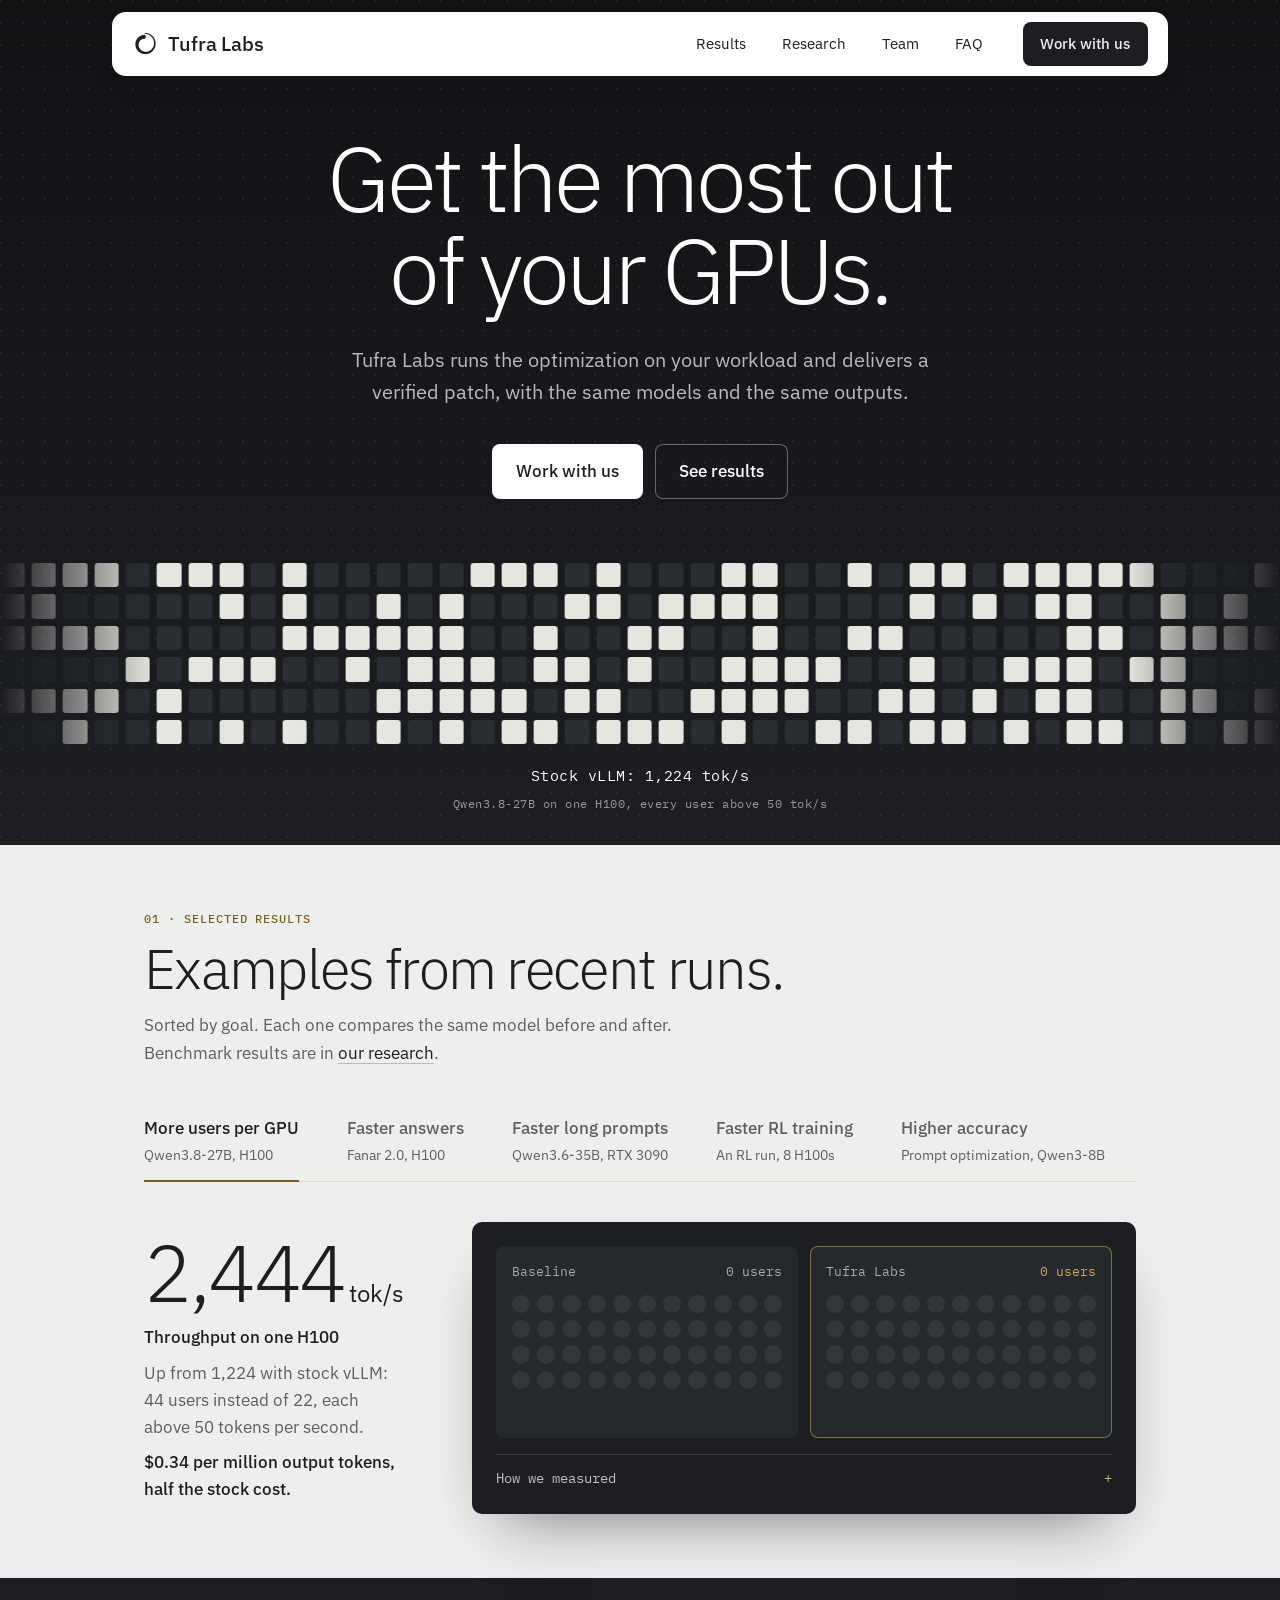
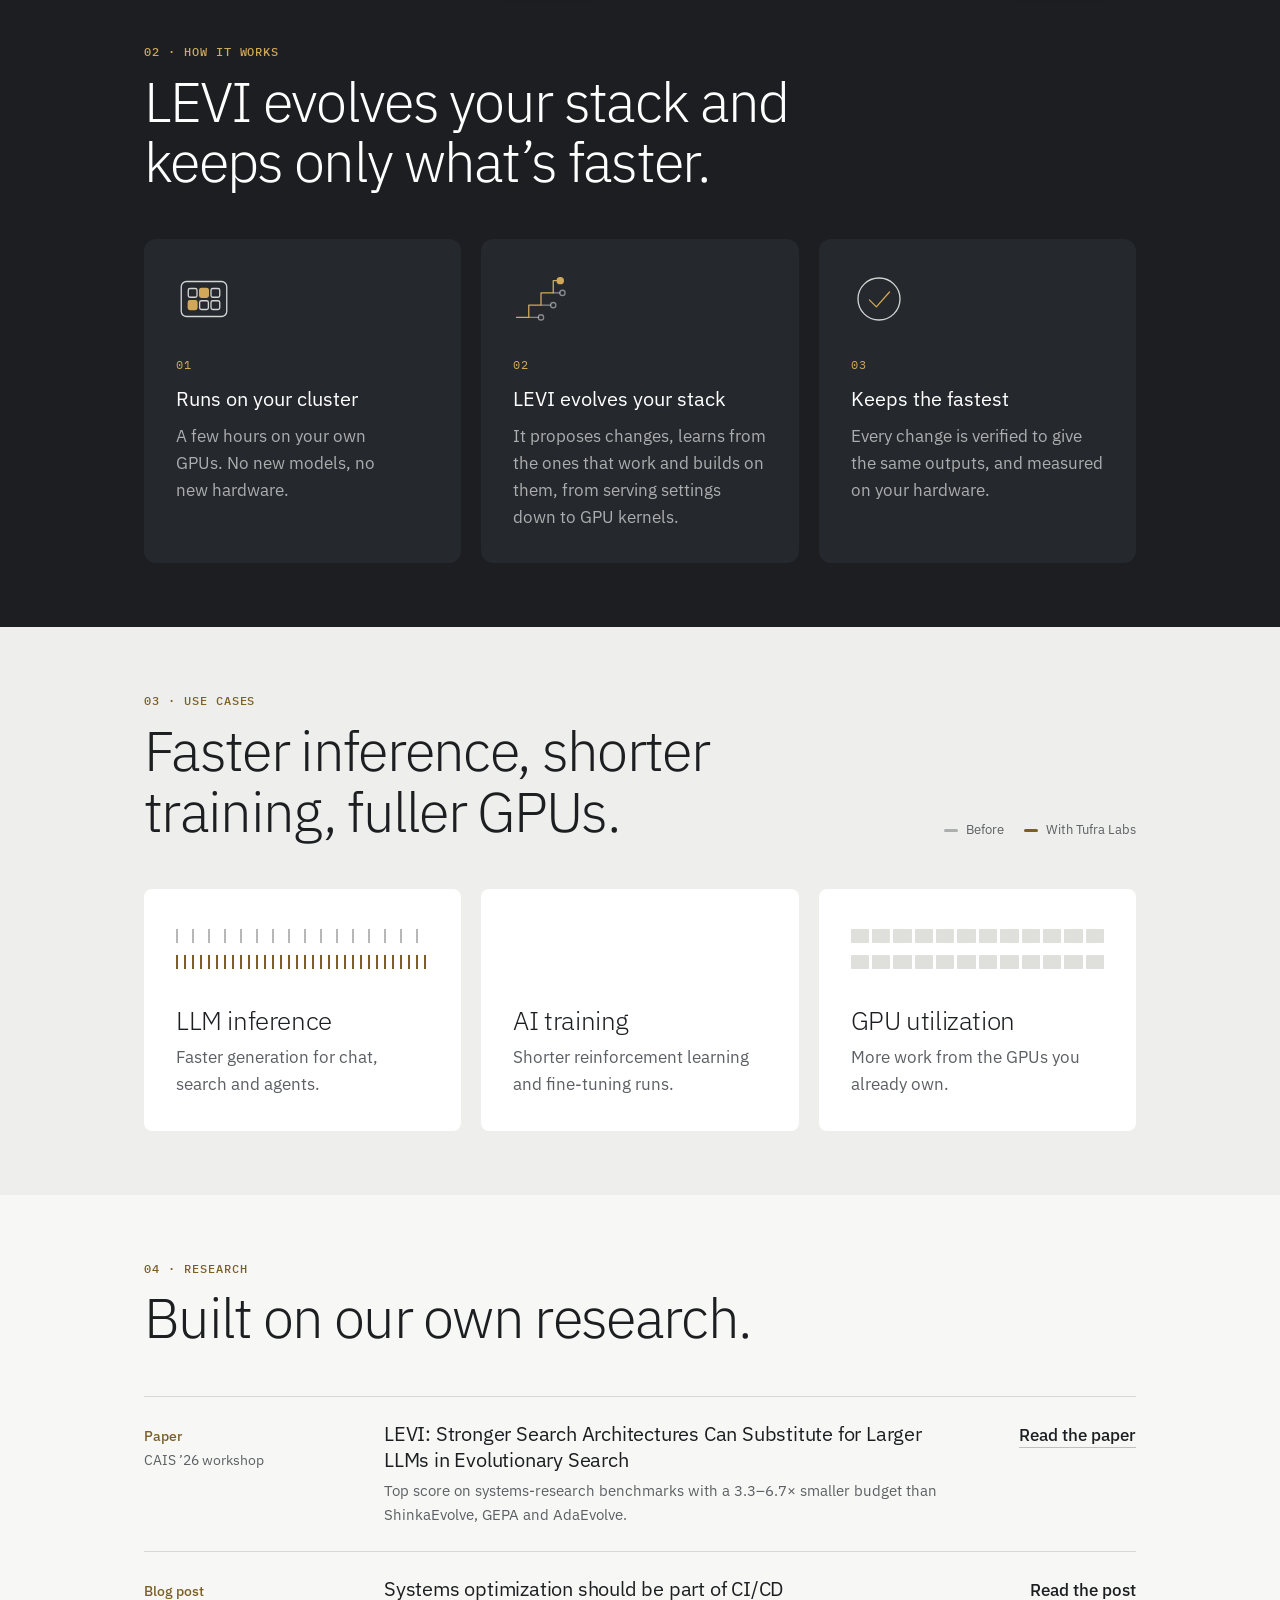
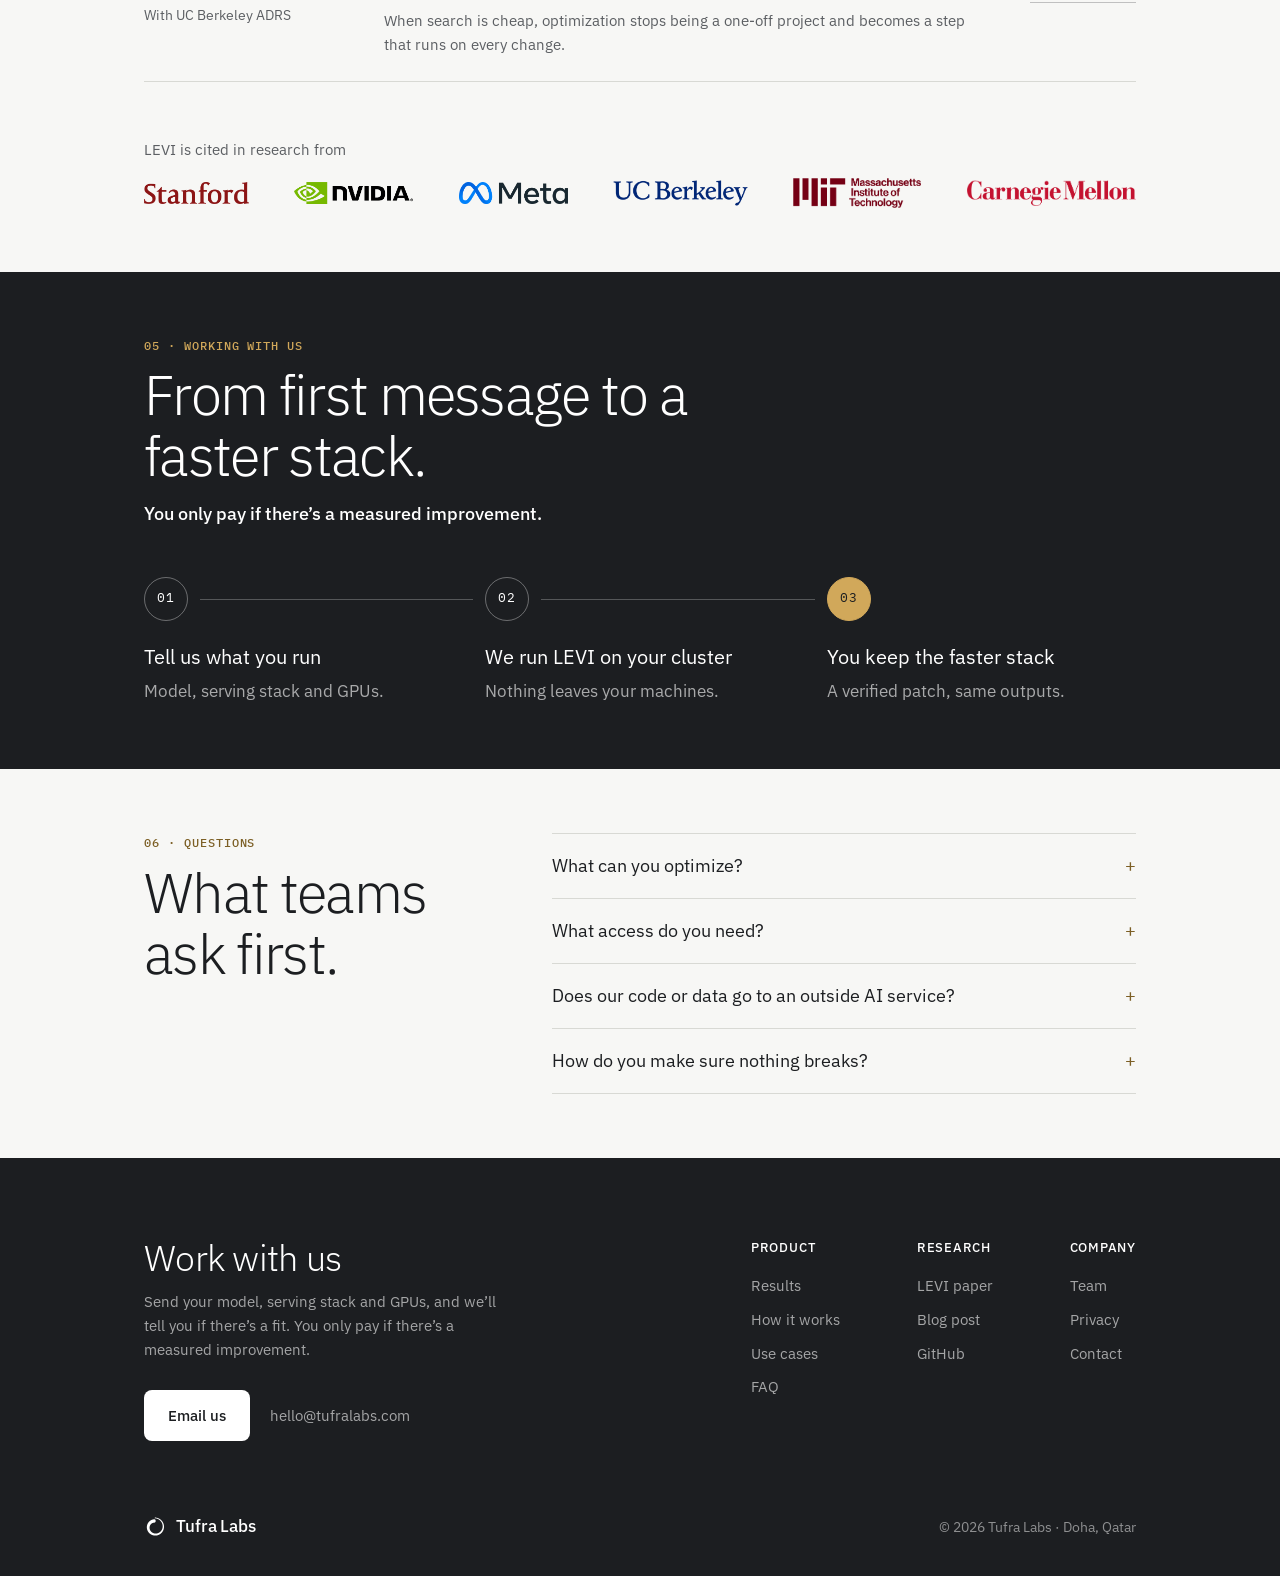
<file: index.html>
<!doctype html>
<html lang="en">
<head>
  <meta charset="utf-8">
  <meta name="viewport" content="width=device-width, initial-scale=1">
  <title>Tufra Labs &ndash; Get the most out of your GPUs</title>
  <meta name="description" content="Tufra Labs makes AI inference and training run faster on the GPUs you already own, with the same models and the same outputs.">
  <meta name="theme-color" content="#eeefec">
  <script>document.documentElement.classList.add('js');</script>

  <!-- Link previews (LinkedIn, Slack, WhatsApp, X) need absolute URLs:
       update these four if the site moves to its own domain. -->
  <link rel="canonical" href="https://tufralabs.com/">
  <meta property="og:url" content="https://tufralabs.com/">
  <meta property="og:image" content="https://tufralabs.com/assets/og.png">
  <meta property="og:type" content="website">
  <meta property="og:site_name" content="Tufra Labs">
  <meta property="og:title" content="Tufra Labs &ndash; Get the most out of your GPUs">
  <meta property="og:description" content="Tufra Labs makes AI inference and training run faster on the GPUs you already own, with the same models and the same outputs.">
  <meta property="og:image:width" content="1200">
  <meta property="og:image:height" content="630">
  <meta property="og:image:alt" content="Tufra Labs: Get the most out of your GPUs.">
  <meta name="twitter:card" content="summary_large_image">
  <script type="application/ld+json">
    {
      "@context": "https://schema.org",
      "@type": "Organization",
      "name": "Tufra Labs",
      "url": "https://tufralabs.com/",
      "logo": "https://tufralabs.com/apple-touch-icon.png",
      "email": "hello@tufralabs.com",
      "address": { "@type": "PostalAddress", "addressLocality": "Doha", "addressCountry": "QA" }
    }
  </script>

  <link rel="icon" href="favicon.ico" sizes="16x16 32x32 48x48">
  <link rel="icon" href="icon-192.png" type="image/png" sizes="192x192">
  <link rel="icon" href="assets/logo.svg" type="image/svg+xml">
  <link rel="apple-touch-icon" href="apple-touch-icon.png">
  <link rel="preconnect" href="https://fonts.googleapis.com">
  <link rel="preconnect" href="https://fonts.gstatic.com" crossorigin>
  <link href="https://fonts.googleapis.com/css2?family=IBM+Plex+Mono:wght@400;500&family=IBM+Plex+Sans:wght@300;400;500&display=swap" rel="stylesheet">
  <link rel="stylesheet" href="style.css?v=20261031.5">
</head>
<body class="home">

  <header class="site-header">
    <div class="nav wrap">
      <a href="#top" class="wordmark"><span class="mark" aria-hidden="true"></span>Tufra Labs</a>
      <nav class="nav-links" id="nav-links" aria-label="Main">
        <a href="#results">Results</a>
        <a href="/research/">Research</a>
        <a href="/team/">Team</a>
        <a href="#faq">FAQ</a>
      </nav>
      <a class="nav-cta" href="#contact">Work with us</a>
      <button class="menu-toggle" type="button" aria-expanded="false" aria-controls="nav-links" aria-label="Menu"><span></span><span></span></button>
    </div>
  </header>

  <main>

    <section class="hero-x">
      <div class="wrap hero-x-copy">
        <h1>Get the most out of your GPUs.</h1>
        <p class="lede">Tufra Labs runs the optimization on your workload and delivers a verified patch, with the same models and the same outputs.</p>
        <div class="actions">
          <a class="button" href="#contact">Work with us</a>
          <a class="button ghost" href="#results">See results</a>
        </div>
      </div>
      <figure class="fleet" aria-label="A GPU cluster with half its capacity idle, then nearly full with Tufra Labs">
        <div class="fleet-grid" aria-hidden="true"><div class="fleet-track"></div></div>
        <figcaption>
          <span class="fleet-figure"><span class="before">Stock vLLM: 1,224 tok/s</span><span class="after">With Tufra Labs: 2,444 tok/s</span></span>
          <span class="fleet-note">Qwen3.8-27B on one H100, every user above 50&nbsp;tok/s</span>
        </figcaption>
      </figure>
    </section>

    <section class="results" id="results">
      <div class="wrap">
        <div class="section-title reveal">
          <p class="eyebrow">01 &middot; Selected results</p>
          <h2>Examples from recent runs.</h2>
          <p class="sub">Sorted by goal. Each one compares the same model before and after. Benchmark results are in <a href="#research">our research</a>.</p>
        </div>

        <div class="result-switch reveal">
          <div class="result-tabs" role="tablist" aria-label="Selected results">
            <button type="button" role="tab" id="tab-qwen" aria-controls="result-qwen" aria-selected="true">
              <span class="tab-name">More users per GPU</span>
              <span class="tab-what">Qwen3.8-27B, H100</span>
            </button>
            <button type="button" role="tab" id="tab-fanar" aria-controls="result-fanar" aria-selected="false" tabindex="-1">
              <span class="tab-name">Faster answers</span>
              <span class="tab-what">Fanar 2.0, H100</span>
            </button>
            <button type="button" role="tab" id="tab-prompts" aria-controls="result-prompts" aria-selected="false" tabindex="-1">
              <span class="tab-name">Faster long prompts</span>
              <span class="tab-what">Qwen3.6-35B, RTX 3090</span>
            </button>
            <button type="button" role="tab" id="tab-rl" aria-controls="result-rl" aria-selected="false" tabindex="-1">
              <span class="tab-name">Faster RL training</span>
              <span class="tab-what">An RL run, 8 H100s</span>
            </button>
            <button type="button" role="tab" id="tab-accuracy" aria-controls="result-accuracy" aria-selected="false" tabindex="-1">
              <span class="tab-name">Higher accuracy</span>
              <span class="tab-what">Prompt optimization, Qwen3-8B</span>
            </button>
          </div>

          <div class="result" role="tabpanel" id="result-qwen" aria-labelledby="tab-qwen" tabindex="0">
            <div class="result-copy">
              <p class="gain">2,444<span class="unit">tok/s</span></p>
              <p class="what">Throughput on one H100</p>
              <p class="detail">Up from 1,224 with stock vLLM: 44 users instead of 22, each above 50 tokens per second.</p>
              <p class="detail cost">$0.34 per million output tokens, half the stock cost.</p>
            </div>
            <figure class="demo seats-demo" aria-label="One H100 serving 22 users before and 44 with Tufra Labs, each above 50 tokens per second: 1,224 tokens per second in total before, 2,444 after">
              <div class="panes" aria-hidden="true">
                <div class="pane" data-users="22">
                  <p class="pane-head"><span>Baseline</span><span class="count">22 users</span></p>
                  <div class="seats"></div>
                  <p class="pane-foot">1,224 tok/s total</p>
                </div>
                <div class="pane levi" data-users="44">
                  <p class="pane-head"><span>Tufra Labs</span><span class="count">44 users</span></p>
                  <div class="seats"></div>
                  <p class="pane-foot">2,444 tok/s total</p>
                </div>
              </div>
              <figcaption class="method">
                <button type="button" class="method-toggle" aria-expanded="false" aria-controls="method-qwen">How we measured</button>
                <span class="method-text" id="method-qwen">One H100 SXM&nbsp;&middot; vLLM 0.31, FP8, against stock defaults&nbsp;&middot; reasoning on, chat and search prompts up to 12k tokens&nbsp;&middot; every user above 50&nbsp;tok/s&nbsp;&middot; cost at $3 per GPU-&#8288;hour&nbsp;&middot; outputs checked equivalent to stock</span>
              </figcaption>
            </figure>
          </div>

          <div class="result" role="tabpanel" id="result-fanar" aria-labelledby="tab-fanar" tabindex="0" hidden>
            <div class="result-copy">
              <p class="gain">1.8&times;</p>
              <p class="what">Faster answers</p>
              <p class="detail">46 to 84 tokens per second for a single user on one H100.</p>
            </div>
            <figure class="demo race" aria-label="The same answer streamed at 46 tokens per second before and 84 with Tufra Labs">
              <p class="race-prompt">Plan a day in Doha.</p>
              <div class="panes" aria-hidden="true">
                <div class="pane" data-tps="46.2">
                  <p class="pane-head"><span>Baseline</span><span>46 tok/s</span></p>
                  <div class="pane-body"><p class="pane-text">Start at Souq Waqif for breakfast and a walk through its spice and textile stalls. Mid-morning, head to the Museum of Islamic Art, whose I. M. Pei building looks out over the bay. After lunch, stroll the Corniche toward the towers of West Bay. In the late afternoon, visit Katara Cultural Village for its amphitheatre and galleries. Near sunset, take a dhow cruise to see the skyline from the water. End the day at The Pearl-Qatar, with dinner by the marina as the lights come on.</p></div>
                  <p class="pane-foot">2.4 s</p>
                </div>
                <div class="pane levi" data-tps="84.3">
                  <p class="pane-head"><span>Tufra Labs</span><span>84 tok/s</span></p>
                  <div class="pane-body"><p class="pane-text">Start at Souq Waqif for breakfast and a walk through its spice and textile stalls. Mid-morning, head to the Museum of Islamic Art, whose I. M. Pei building looks out over the bay. After lunch, stroll the Corniche toward the towers of West Bay. In the late afternoon, visit Katara Cultural Village for its amphitheatre and galleries. Near sunset, take a dhow cruise to see the skyline from the water. End the day at The Pearl-Qatar, with dinner by the marina as the lights come on.</p></div>
                  <p class="pane-foot">1.3 s</p>
                </div>
              </div>
              <figcaption class="method">
                <button type="button" class="method-toggle" aria-expanded="false" aria-controls="method-fanar">How we measured</button>
                <span class="method-text" id="method-fanar">Simulated at the measured speeds&nbsp;&middot; single user, one H100 SXM&nbsp;&middot; vLLM 0.18 in BF16 on both sides, against the setup QCRI advertises&nbsp;&middot; outputs bit-&#8288;identical</span>
              </figcaption>
            </figure>
          </div>
          <div class="result" role="tabpanel" id="result-prompts" aria-labelledby="tab-prompts" tabindex="0" hidden>
            <div class="result-copy">
              <p class="gain">2.4&times;</p>
              <p class="what">Faster long prompts</p>
              <p class="detail">A 4,096-token prompt is read in 3.1&nbsp;s instead of 7.3&nbsp;s on one RTX 3090, with generation speed unchanged.</p>
            </div>
            <figure class="demo bars-demo" aria-label="Reading a 4,096-token prompt on one RTX 3090: 7.3 seconds before, 3.1 seconds with Tufra Labs">
              <p class="bars-title">Reading a 4,096-token prompt</p>
              <div class="bars" aria-hidden="true">
                <p class="bar-row"><span>Baseline</span><span class="bar" style="--w: 100%"></span><span>7.3 s</span></p>
                <p class="bar-row levi"><span>Tufra Labs</span><span class="bar" style="--w: 42%"></span><span>3.1 s</span></p>
              </div>
              <figcaption class="method">
                <button type="button" class="method-toggle" aria-expanded="false" aria-controls="method-prompts">How we measured</button>
                <span class="method-text" id="method-prompts">One RTX 3090&nbsp;&middot; llama.cpp, Qwen3.6-35B-A3B at Q6, against llama.cpp&rsquo;s automatic fit&nbsp;&middot; prompt reading 564 to 1,330&nbsp;tok/s, generation 97 to 98&nbsp;tok/s&nbsp;&middot; same model file; only where the experts sit and the batch sizes changed</span>
              </figcaption>
            </figure>
          </div>

          <div class="result" role="tabpanel" id="result-rl" aria-labelledby="tab-rl" tabindex="0" hidden>
            <div class="result-copy">
              <p class="gain">3.2&times;</p>
              <p class="what">Faster weight sync in RL training</p>
              <p class="detail">In production, syncing weights from trainer to generator took 22% of every step. We cut it from 10.2&nbsp;s to 3.2&nbsp;s, and the whole step from 73.3&nbsp;s to 62.7&nbsp;s.</p>
            </div>
            <figure class="demo bars-demo" aria-label="Weight sync per step: 10.2 seconds before, 3.2 with Tufra Labs. Whole training step: 73.3 seconds before, 62.7 with Tufra Labs">
              <p class="bars-title">Weight sync, per step</p>
              <div class="bars" aria-hidden="true">
                <p class="bar-row"><span>Baseline</span><span class="bar" style="--w: 100%"></span><span>10.2 s</span></p>
                <p class="bar-row levi"><span>Tufra Labs</span><span class="bar" style="--w: 31%"></span><span>3.2 s</span></p>
              </div>
              <p class="bars-title">Whole training step</p>
              <div class="bars" aria-hidden="true">
                <p class="bar-row"><span>Baseline</span><span class="bar" style="--w: 100%"></span><span>73.3 s</span></p>
                <p class="bar-row levi"><span>Tufra Labs</span><span class="bar" style="--w: 86%"></span><span>62.7 s</span></p>
              </div>
              <figcaption class="method">
                <button type="button" class="method-toggle" aria-expanded="false" aria-controls="method-rl">How we measured</button>
                <span class="method-text" id="method-rl">8 H100s&nbsp;&middot; verl GRPO on a 4B model, against stock weight sync&nbsp;&middot; the step also includes one memory setting change&nbsp;&middot; KL and importance weights within the same bounds as stock</span>
              </figcaption>
            </figure>
          </div>

          <div class="result" role="tabpanel" id="result-accuracy" aria-labelledby="tab-accuracy" tabindex="0" hidden>
            <div class="result-copy">
              <p class="gain">+13.2<span class="unit">points</span></p>
              <p class="what">Higher accuracy from better prompts</p>
              <p class="detail">The average score across four benchmarks went from 48.9 with the original prompts to 62.0 with the ones LEVI found.</p>
              <p class="detail cost">GEPA reached 61.3 with 4,985 rollouts. LEVI used 2,191.</p>
            </div>
            <figure class="demo bars-demo" aria-label="Average score across four benchmarks: 48.9 with the original prompts, 61.3 with GEPA, 62.0 with Tufra Labs. Rollouts used: 4,985 for GEPA, 2,191 for Tufra Labs">
              <p class="bars-title">Average score, four benchmarks</p>
              <div class="bars" aria-hidden="true">
                <p class="bar-row"><span>Baseline</span><span class="bar" style="--w: 79%"></span><span>48.9</span></p>
                <p class="bar-row"><span>GEPA</span><span class="bar" style="--w: 99%"></span><span>61.3</span></p>
                <p class="bar-row levi"><span>Tufra Labs</span><span class="bar" style="--w: 100%"></span><span>62.0</span></p>
              </div>
              <p class="bars-title">Rollouts used</p>
              <div class="bars" aria-hidden="true">
                <p class="bar-row"><span>GEPA</span><span class="bar" style="--w: 100%"></span><span>4,985</span></p>
                <p class="bar-row levi"><span>Tufra Labs</span><span class="bar" style="--w: 44%"></span><span>2,191</span></p>
              </div>
              <figcaption class="method">
                <button type="button" class="method-toggle" aria-expanded="false" aria-controls="method-accuracy">How we measured</button>
                <span class="method-text" id="method-accuracy">From the LEVI paper&nbsp;&middot; Qwen3-8B as the task model&nbsp;&middot; HotpotQA, IFBench, Hover and PUPA, with the splits from GEPA&rsquo;s own benchmark suite&nbsp;&middot; every optimizer tunes the same DSPy program, so only the prompts differ&nbsp;&middot; average of the four test scores</span>
              </figcaption>
            </figure>
          </div>
        </div>
      </div>
    </section>

    <section class="how" id="how-it-works">
      <div class="wrap">
        <div class="section-title reveal">
          <p class="eyebrow">02 &middot; How it works</p>
          <h2>LEVI evolves your stack and keeps only what&rsquo;s faster.</h2>
        </div>
        <ol class="steps">
          <li class="step-card reveal">
            <svg class="step-icon" viewBox="0 0 64 64" aria-hidden="true">
              <rect x="6" y="12" width="52" height="40" rx="6"/>
              <rect x="14" y="20" width="10" height="10" rx="2"/>
              <rect x="27" y="20" width="10" height="10" rx="2" class="on"/>
              <rect x="40" y="20" width="10" height="10" rx="2"/>
              <rect x="14" y="34" width="10" height="10" rx="2" class="on"/>
              <rect x="27" y="34" width="10" height="10" rx="2"/>
              <rect x="40" y="34" width="10" height="10" rx="2"/>
            </svg>
            <p class="step-num">01</p>
            <h3>Runs on your cluster</h3>
            <p>A few hours on your own GPUs. No new models, no new hardware.</p>
          </li>
          <li class="step-card reveal">
            <svg class="step-icon" viewBox="0 0 64 64" aria-hidden="true">
              <path class="dim" d="M18 53 H29 M32 39 H43 M46 25 H53.5"/>
              <circle class="dim" cx="32" cy="53" r="3"/>
              <circle class="dim" cx="46" cy="39" r="3"/>
              <circle class="dim" cx="56.5" cy="25" r="3"/>
              <path class="hot" d="M4 53 H18 V39 H32 V25 H46 V11 H50.5"/>
              <circle class="on" cx="54" cy="11" r="3.5"/>
            </svg>
            <p class="step-num">02</p>
            <h3>LEVI evolves your stack</h3>
            <p>It proposes changes, learns from the ones that work and builds on them, from serving settings down to GPU kernels.</p>
          </li>
          <li class="step-card reveal">
            <svg class="step-icon" viewBox="0 0 64 64" aria-hidden="true">
              <circle cx="32" cy="32" r="24"/>
              <path class="hot" d="M21 33 L29 41 L44 24"/>
            </svg>
            <p class="step-num">03</p>
            <h3>Keeps the fastest</h3>
            <p>Every change is verified to give the same outputs, and measured on your hardware.</p>
          </li>
        </ol>
      </div>
    </section>

    <section class="uses" id="use-cases">
      <div class="wrap">
        <div class="section-title split reveal">
          <div>
            <p class="eyebrow">03 &middot; Use cases</p>
            <h2>Faster inference, shorter training, fuller GPUs.</h2>
          </div>
          <p class="legend" aria-hidden="true"><span class="key base"></span>Before<span class="key levi"></span>With Tufra Labs</p>
        </div>
        <div class="use-list">
          <div class="use reveal">
            <div class="viz tokens" aria-hidden="true"><span class="base"></span><span class="levi"></span></div>
            <h3>LLM inference</h3>
            <p>Faster generation for chat, search and agents.</p>
          </div>
          <div class="use reveal">
            <svg class="viz" viewBox="0 0 240 56" preserveAspectRatio="none" aria-hidden="true">
              <path class="base" d="M0 8.0 L6 9.7 L12 11.4 L18 13.0 L24 14.5 L30 16.0 L36 17.4 L42 18.7 L48 20.0 L54 21.3 L60 22.5 L66 23.7 L72 24.8 L78 25.8 L84 26.9 L90 27.9 L96 28.8 L102 29.7 L108 30.6 L114 31.4 L120 32.2 L126 33.0 L132 33.7 L138 34.5 L144 35.2 L150 35.8 L156 36.4 L162 37.1 L168 37.6 L174 38.2 L180 38.7 L186 39.3 L192 39.8 L198 40.2 L204 40.7 L210 41.1 L216 41.6 L222 42.0 L228 42.4 L234 42.8 L240 43.1"/>
              <path class="levi" d="M0 8.0 L6 14.4 L12 19.9 L18 24.6 L24 28.6 L30 32.0 L36 34.9 L42 37.4 L48 39.6 L54 41.4 L60 42.9 L66 44.3 L72 45.4 L78 46.4 L84 47.2 L90 47.9 L96 48.5 L102 49.0 L108 49.4 L114 49.8 L120 50.1 L126 50.4 L132 50.6 L138 50.8 L144 51.0 L150 51.2 L156 51.3 L162 51.4 L168 51.5 L174 51.5 L180 51.6 L186 51.7 L192 51.7 L198 51.8 L204 51.8 L210 51.8 L216 51.9 L222 51.9 L228 51.9 L234 51.9 L240 51.9"/>
            </svg>
            <h3>AI training</h3>
            <p>Shorter reinforcement learning and fine-tuning runs.</p>
          </div>
          <div class="use reveal">
            <div class="viz meter" aria-hidden="true"><span class="base" data-on="6"></span><span class="levi" data-on="11"></span></div>
            <h3>GPU utilization</h3>
            <p>More work from the GPUs you already own.</p>
          </div>
        </div>
      </div>
    </section>

    <section class="research-band" id="research">
      <div class="wrap">
        <div class="section-title reveal">
          <p class="eyebrow">04 &middot; Research</p>
          <h2>Built on our own research.</h2>
        </div>
        <ul class="research-list reveal">
          <li>
            <p class="entry-meta"><span class="kind">Paper</span><span>CAIS &rsquo;26 workshop</span></p>
            <div>
              <h3><a href="https://arxiv.org/abs/2605.09764">LEVI: Stronger Search Architectures Can Substitute for Larger LLMs in Evolutionary Search</a></h3>
              <p>Top score on systems-research benchmarks with a 3.3&ndash;6.7&times; smaller budget than ShinkaEvolve, GEPA and AdaEvolve.</p>
            </div>
            <a class="more" href="https://arxiv.org/abs/2605.09764">Read the paper</a>
          </li>
          <li>
            <p class="entry-meta"><span class="kind">Blog post</span><span>With UC Berkeley ADRS</span></p>
            <div>
              <h3><a href="https://ucbskyadrs.github.io/blog/levi/">Systems optimization should be part of CI/CD</a></h3>
              <p>When search is cheap, optimization stops being a one-off project and becomes a step that runs on every change.</p>
            </div>
            <a class="more" href="https://ucbskyadrs.github.io/blog/levi/">Read the post</a>
          </li>
        </ul>
        <div class="cited cited-band reveal">
          <p>LEVI is cited in research from</p>
          <div class="logos">
            <img src="/assets/stanford.png" alt="Stanford University">
            <img src="/assets/nvidia.png" alt="NVIDIA">
            <img src="/assets/meta.png" alt="Meta">
            <img src="/assets/berkeley.png" alt="UC Berkeley">
            <img src="/assets/mit.png" alt="MIT">
            <img src="/assets/cmu.png" alt="Carnegie Mellon University">
          </div>
        </div>
      </div>
    </section>

    <section class="engage" id="working-with-us">
      <div class="wrap">
        <div class="section-title reveal">
          <p class="eyebrow">05 &middot; Working with us</p>
          <h2>From first message to a faster stack.</h2>
          <p class="sub promise">You only pay if there&rsquo;s a measured improvement.</p>
        </div>
        <ol class="engage-steps reveal">
          <li>
            <p class="step-num">01</p>
            <h3>Tell us what you run</h3>
            <p>Model, serving stack and GPUs.</p>
          </li>
          <li>
            <p class="step-num">02</p>
            <h3>We run LEVI on your cluster</h3>
            <p>Nothing leaves your machines.</p>
          </li>
          <li>
            <p class="step-num">03</p>
            <h3>You keep the faster stack</h3>
            <p>A verified patch, same outputs.</p>
          </li>
        </ol>
      </div>
    </section>

    <section class="faq" id="faq">
      <div class="wrap">
        <div class="section-title reveal">
          <p class="eyebrow">06 &middot; Questions</p>
          <h2>What teams ask first.</h2>
        </div>
        <div class="faq-list reveal">
          <details>
            <summary>What can you optimize?</summary>
            <p>The whole stack between your model and the GPU: serving settings, batching and scheduling, and GPU kernels, for inference and training. The results above are on vLLM, llama.cpp and verl, on H100s and an RTX 3090; tell us what you run.</p>
          </details>
          <details>
            <summary>What access do you need?</summary>
            <p>Your model, a sample of real prompts, and access to a GPU machine like the ones you serve on. LEVI runs there.</p>
          </details>
          <details>
            <summary>Does our code or data go to an outside AI service?</summary>
            <p>No. LEVI runs its search with open-weight models on your own GPUs, so your code, prompts and data never leave your network.</p>
          </details>
          <details>
            <summary>How do you make sure nothing breaks?</summary>
            <p>Every change is checked against your current setup: the same outputs on your prompts, and measured on your hardware. You get the changes as a patch to review, and rolling back means reverting it.</p>
          </details>
        </div>
      </div>
    </section>

  </main>

  <footer class="site-footer" id="contact">
    <div class="wrap">
      <div class="footer-main">
        <div class="footer-cta">
          <h2>Work with us</h2>
          <p>Send your model, serving stack and GPUs, and we&rsquo;ll tell you if there&rsquo;s a fit. You only pay if there&rsquo;s a measured improvement.</p>
          <div class="footer-actions">
            <a class="button" href="mailto:hello@tufralabs.com?subject=Fit%20check&amp;body=Model%3A%20%0AServing%20stack%3A%20%0AGPUs%3A%20">Email us</a>
            <span class="footer-email">hello@tufralabs.com</span>
          </div>
        </div>
        <div class="footer-col">
          <p class="footer-label">Product</p>
          <a href="#results">Results</a>
          <a href="#how-it-works">How it works</a>
          <a href="#use-cases">Use cases</a>
          <a href="#faq">FAQ</a>
        </div>
        <div class="footer-col">
          <p class="footer-label">Research</p>
          <a href="/research/#levi">LEVI paper</a>
          <a href="/research/#ci-cd">Blog post</a>
          <a href="https://github.com/ttanv/levi">GitHub</a>
        </div>
        <div class="footer-col">
          <p class="footer-label">Company</p>
          <a href="/team/">Team</a>
          <a href="/privacy/">Privacy</a>
          <a href="mailto:hello@tufralabs.com">Contact</a>
        </div>
      </div>
      <div class="footer-base">
        <a href="#top" class="wordmark"><span class="mark" aria-hidden="true"></span>Tufra Labs</a>
        <span>&copy; 2026 Tufra Labs &middot; Doha, Qatar</span>
      </div>
    </div>
  </footer>

  <script src="site.js?v=20261026"></script>
  <script>
    const reduce = window.matchMedia('(prefers-reduced-motion: reduce)').matches;

    // Each figure plays once as it scrolls into view and resets once it is off
    // screen, so no motion runs longer than a few seconds (WCAG 2.2.2).
    const onView = (target, play, reset) => {
      let armed = true;
      new IntersectionObserver(([e]) => {
        if (e.intersectionRatio >= 0.5 && armed) { armed = false; play(); }
        else if (!e.isIntersecting && !armed) { armed = true; reset(); }
      }, { threshold: [0, 0.5] }).observe(target);
    };

    // Hero: a GPU cluster, edge to edge. About half the GPUs are busy; once the
    // cluster is in view, Tufra Labs fills the idle ones in brass, in a wave that
    // sweeps left to right, and a few stay idle. The pattern is a seeded random,
    // so it is the same on every load; resizing rebuilds it to fit.
    const fleet = document.querySelector('.fleet');
    const fleetGrid = fleet.querySelector('.fleet-grid');
    const fleetTrack = fleetGrid.querySelector('.fleet-track');
    const CELL = 24, GAP = 7, ROWS = 6;
    let fleetCells = [], fleetTimers = [], fleetWidth = 0;
    let pitch = 0, pos = 0, shift = 0;

    // The track holds one spare column past each edge and slides by pos. Each
    // time it moves a whole column, the column that left one side is moved round
    // to the other, so the cluster carries on forever in both directions.
    const placeFleet = () => {
      const s = Math.floor(pos / pitch);
      for (; shift < s; shift++) fleetTrack.prepend(...[...fleetTrack.children].slice(-ROWS));
      for (; shift > s; shift--) fleetTrack.append(...[...fleetTrack.children].slice(0, ROWS));
      fleetTrack.style.transform = `translateX(${pos - s * pitch - pitch}px)`;
    };

    const buildFleet = () => {
      let seed = 5;
      const rnd = () => (seed = seed * 16807 % 2147483647) / 2147483647;
      const W = fleetWidth = fleetGrid.clientWidth;
      const cols = Math.max(8, Math.floor((W + GAP) / (CELL + GAP)));
      pitch = (W + GAP) / cols;
      fleetTrack.style.gridAutoColumns = `${pitch - GAP}px`;
      const cells = [];
      for (let c = 0; c < cols + 2; c++) for (let r = 0; r < ROWS; r++) {
        const el = document.createElement('i');
        const roll = rnd();
        const busy = roll < 0.5;
        if (busy) el.className = 'busy';
        cells.push({ el, busy, stays: !busy && roll > 0.93, delay: (c - 1) / cols * 1000 + rnd() * 250 });
      }
      fleetCells = cells;
      fleetTrack.replaceChildren(...cells.map(c => c.el));
      pos = shift = 0;
      placeFleet();
    };
    const showFilled = () => {
      fleet.classList.add('done');
      fleetCells.forEach(c => { if (!c.busy && !c.stays) c.el.classList.add('gained'); });
    };
    // The caption turns to the measured result about halfway through the wave.
    const fillFleet = () => {
      fleetTimers.push(setTimeout(() => fleet.classList.add('done'), 500));
      fleetCells.forEach(c => {
        if (!c.busy && !c.stays) fleetTimers.push(setTimeout(() => c.el.classList.add('gained'), c.delay));
      });
    };
    const emptyFleet = () => {
      fleetTimers.forEach(clearTimeout);
      fleetTimers = [];
      fleet.classList.remove('done');
      fleetCells.forEach(c => c.el.classList.remove('gained'));
    };
    buildFleet();
    if (reduce) showFilled();
    else onView(fleet, () => { fleetTimers = [setTimeout(fillFleet, 250)]; }, emptyFleet);
    new ResizeObserver(() => {
      if (fleetGrid.clientWidth === fleetWidth) return;
      const filled = fleet.classList.contains('done');
      buildFleet();
      if (filled) showFilled();
    }).observe(fleetGrid);

    // A square can be popped like bubble wrap: a click flips it to brass (or back),
    // and it squashes, springs and sends out a ring as it pops. The sound is made
    // here, so there is no file to load: a few milliseconds of noise for the snap
    // and a tone that drops in pitch for the body, pitched a little differently
    // every time. Browsers allow sound only after a gesture, so audio starts when
    // someone first touches the strip.
    let audio = null, popNoise = null;
    const startAudio = () => {
      const AC = window.AudioContext || window.webkitAudioContext;
      if (!audio && AC) {
        audio = new AC();
        popNoise = audio.createBuffer(1, Math.round(audio.sampleRate * 0.04), audio.sampleRate);
        const data = popNoise.getChannelData(0);
        for (let i = 0; i < data.length; i++) data[i] = Math.random() * 2 - 1;
      }
      if (audio && audio.state === 'suspended') audio.resume();
    };
    const popSound = () => {
      if (!audio) return;
      const t = audio.currentTime, f = 480 * (0.85 + Math.random() * 0.3);
      const osc = audio.createOscillator(), body = audio.createGain();
      osc.frequency.setValueAtTime(f, t);
      osc.frequency.exponentialRampToValueAtTime(f * 0.3, t + 0.08);
      body.gain.setValueAtTime(0.0001, t);
      body.gain.exponentialRampToValueAtTime(0.22, t + 0.004);
      body.gain.exponentialRampToValueAtTime(0.0001, t + 0.1);
      osc.connect(body).connect(audio.destination);
      osc.start(t);
      osc.stop(t + 0.12);
      const noise = audio.createBufferSource(), band = audio.createBiquadFilter(), snap = audio.createGain();
      noise.buffer = popNoise;
      band.type = 'bandpass';
      band.frequency.value = 1800;
      snap.gain.setValueAtTime(0.12, t);
      snap.gain.exponentialRampToValueAtTime(0.0001, t + 0.025);
      noise.connect(band).connect(snap).connect(audio.destination);
      noise.start(t);
      noise.stop(t + 0.04);
    };
    const popCell = cell => {
      cell.classList.toggle('gained');
      cell.classList.remove('pop');
      void cell.offsetWidth; // restart the animation when a square is popped twice in a row
      cell.classList.add('pop');
      popSound();
    };
    fleetTrack.addEventListener('animationend', e => {
      if (e.animationName === 'fleet-ring') e.target.classList.remove('pop');
    });

    // The cluster can be grabbed and pulled sideways, and flicked like a picker
    // wheel: on release it glides on at the speed it was let go, slows down, and
    // settles with its columns back in line.
    let drag = null, glide = 0, gliding = false;
    fleetGrid.addEventListener('pointerdown', e => {
      if (!e.isPrimary || e.button !== 0) return;
      startAudio();
      cancelAnimationFrame(glide);
      drag = { x: e.clientX, t: performance.now(), v: 0, moved: 0, cell: e.target.closest('.fleet-track i'), stopped: gliding };
      gliding = false;
      fleetGrid.setPointerCapture(e.pointerId);
      fleetGrid.classList.add('dragging');
    });
    fleetGrid.addEventListener('pointermove', e => {
      if (!drag) return;
      const now = performance.now(), dx = e.clientX - drag.x;
      drag.v = 0.8 * dx / Math.max(1, now - drag.t) + 0.2 * drag.v;
      drag.x = e.clientX;
      drag.t = now;
      drag.moved += Math.abs(dx);
      pos += dx;
      placeFleet();
    });
    const releaseFleet = e => {
      if (!drag) return;
      // On touch screens it is letting go, not the touch, that allows sound.
      startAudio();
      // A press that barely moved is a click, and pops the square under it,
      // unless it was the press that stopped a glide.
      if (e.type === 'pointerup' && drag.moved < 6 && drag.cell && !drag.stopped) popCell(drag.cell);
      // Holding still before letting go means no flick, and the hardest flick
      // carries on about a screen's width.
      const v = performance.now() - drag.t > 80 ? 0 : Math.max(-3, Math.min(3, drag.v));
      drag = null;
      fleetGrid.classList.remove('dragging');
      const TAU = 325;
      const target = Math.round((pos + (reduce ? 0 : v * TAU)) / pitch) * pitch;
      if (reduce) { pos = target; placeFleet(); return; }
      const amp = target - pos, t0 = performance.now();
      const step = now => {
        const left = amp * Math.exp(-(now - t0) / TAU);
        pos = Math.abs(left) < 0.5 ? target : target - left;
        placeFleet();
        gliding = pos !== target;
        if (gliding) glide = requestAnimationFrame(step);
      };
      glide = requestAnimationFrame(step);
    };
    fleetGrid.addEventListener('pointerup', releaseFleet);
    fleetGrid.addEventListener('pointercancel', releaseFleet);

    // Utilization meters: 12 segments each. Both rows fill in step; the grey one
    // stalls at half while the brass one keeps going, then both hold.
    const rows = [...document.querySelectorAll('.meter span')].map(row => {
      const segs = [];
      for (let i = 0; i < 12; i++) segs.push(row.appendChild(document.createElement('i')));
      return { on: +row.dataset.on, segs };
    });
    let meterTimers = [];
    const fillMeters = () => rows.forEach(r => r.segs.forEach((s, i) => {
      if (i < r.on) meterTimers.push(setTimeout(() => s.classList.add('on'), 160 * i));
    }));
    const clearMeters = () => {
      meterTimers.forEach(clearTimeout);
      meterTimers = [];
      rows.forEach(r => r.segs.forEach(s => s.classList.remove('on')));
    };
    if (reduce) rows.forEach(r => r.segs.forEach((s, i) => i < r.on && s.classList.add('on')));

    // Each use-case figure plays as it comes into view: the token streams and loss
    // curves are CSS animations that run while .play is set, the meters fill here.
    if (!reduce) {
      document.querySelector('.uses').classList.add('armed');
      document.querySelectorAll('.use').forEach(use => {
        const meter = use.querySelector('.meter');
        onView(use,
          () => { use.classList.add('play'); if (meter) fillMeters(); },
          () => { use.classList.remove('play'); if (meter) clearMeters(); });
      });
    }

    // Results: one at a time, picked with the tabs above them. Showing a result
    // brings it into view, which plays its demo.
    const resultTabs = [...document.querySelectorAll('.result-tabs [role="tab"]')];
    const showResult = tab => resultTabs.forEach(t => {
      const on = t === tab;
      t.setAttribute('aria-selected', on);
      t.tabIndex = on ? 0 : -1;
      document.getElementById(t.getAttribute('aria-controls')).hidden = !on;
    });
    resultTabs.forEach((tab, i) => {
      tab.addEventListener('click', () => showResult(tab));
      tab.addEventListener('keydown', e => {
        const step = { ArrowRight: 1, ArrowLeft: -1 }[e.key];
        if (!step) return;
        const next = resultTabs[(i + step + resultTabs.length) % resultTabs.length];
        showResult(next);
        next.focus();
      });
    });

    // On a phone, how each demo was measured opens from a button under it.
    document.querySelectorAll('.method-toggle').forEach(button => button.addEventListener('click', () => {
      button.setAttribute('aria-expanded', button.parentElement.classList.toggle('open'));
    }));

    // Results, Fanar 2.0: one answer streams into both panes at the measured
    // speeds (46.2 and 84.3 tokens/s, counting a word as 1.3 tokens), and each
    // pane's timer stops when its answer is done. A hidden copy of the full
    // answer holds each pane at its final height while the text streams in.
    const race = document.querySelector('.race');
    const answer = race.querySelector('.pane-text').textContent;
    const words = answer.match(/\s*\S+/g);
    const lanes = [...race.querySelectorAll('.pane')].map(pane => {
      const body = pane.querySelector('.pane-body');
      const ghost = body.appendChild(document.createElement('p'));
      ghost.className = 'ghost';
      ghost.textContent = answer;
      return {
        body,
        text: pane.querySelector('.pane-text'),
        time: pane.querySelector('.pane-foot'),
        ms: words.length * 1.3 / +pane.dataset.tps * 1000,
      };
    });
    // On a phone each pane is only a few lines tall, so it keeps the newest
    // line in view and fades out the lines that have scrolled past.
    const showLane = (lane, t) => {
      lane.text.textContent = words.slice(0, Math.round(t * words.length)).join('');
      lane.time.textContent = (t * lane.ms / 1000).toFixed(1) + ' s';
      lane.body.scrollTop = lane.body.scrollHeight;
      lane.body.classList.toggle('scrolled', lane.body.scrollTop > 0);
    };
    let raceFrame;
    const runRace = () => {
      const start = performance.now();
      const tick = now => {
        let running = false;
        lanes.forEach(lane => {
          const t = Math.min(1, (now - start) / lane.ms);
          showLane(lane, t);
          running = running || t < 1;
        });
        if (running) raceFrame = requestAnimationFrame(tick);
      };
      raceFrame = requestAnimationFrame(tick);
    };
    const resetRace = () => {
      cancelAnimationFrame(raceFrame);
      lanes.forEach(lane => showLane(lane, 0));
    };
    if (!reduce) {
      resetRace();
      onView(race, runRace, resetRace);
    }

    // Results, Qwen3.8-27B: each seat is a concurrent user on one H100. Both
    // panes fill in step; stock stops at 22 while Tufra Labs carries on to 44,
    // its extra users in brass. Each pane's measured total shows once it is full.
    const seatsDemo = document.querySelector('.seats-demo');
    const seatPanes = [...seatsDemo.querySelectorAll('.pane')].map(pane => {
      const seats = [];
      for (let i = 0; i < 44; i++) seats.push(pane.querySelector('.seats').appendChild(document.createElement('i')));
      return { seats, users: +pane.dataset.users, count: pane.querySelector('.count'), total: pane.querySelector('.pane-foot') };
    });
    const showSeats = (pane, n) => {
      pane.seats.forEach((seat, i) => { seat.className = i >= n ? '' : i < 22 ? 'on' : 'on gained'; });
      pane.count.textContent = n + ' users';
      pane.total.style.visibility = n === pane.users ? '' : 'hidden';
    };
    let seatTimers = [];
    const fillSeats = () => seatPanes.forEach(pane => {
      for (let n = 1; n <= pane.users; n++) seatTimers.push(setTimeout(() => showSeats(pane, n), 45 * n));
    });
    const clearSeats = () => {
      seatTimers.forEach(clearTimeout);
      seatTimers = [];
      seatPanes.forEach(pane => showSeats(pane, 0));
    };
    if (reduce) seatPanes.forEach(pane => showSeats(pane, pane.users));
    else {
      clearSeats();
      onView(seatsDemo, fillSeats, clearSeats);
    }

    // Sections fade up once as they come into view.
    const revealer = new IntersectionObserver(entries => entries.forEach(e => {
      if (e.isIntersecting) { e.target.classList.add('in'); revealer.unobserve(e.target); }
    }), { threshold: 0.15 });
    document.querySelectorAll('.reveal').forEach(el => revealer.observe(el));
  </script>
</body>
</html>
</file>
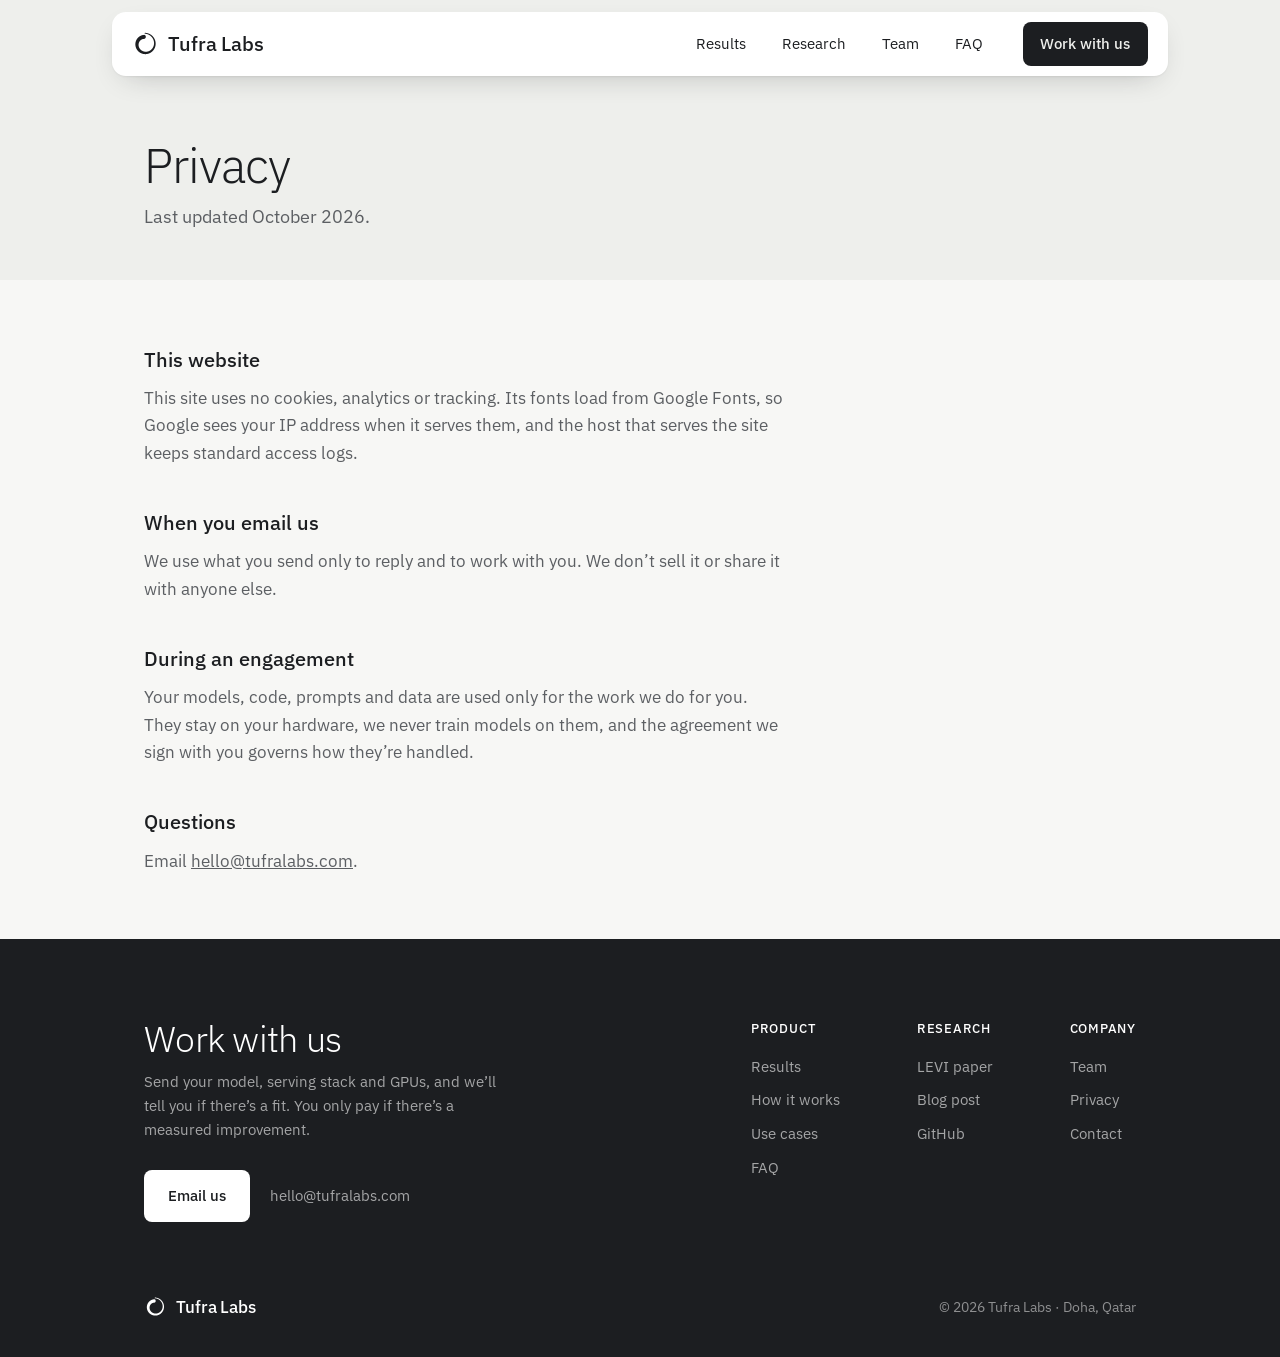
<file: privacy/index.html>
<!doctype html>
<html lang="en">
<head>
  <meta charset="utf-8">
  <meta name="viewport" content="width=device-width, initial-scale=1">
  <title>Privacy &ndash; Tufra Labs</title>
  <meta name="description" content="How Tufra Labs handles information from this website, from email, and from client engagements.">
  <meta name="theme-color" content="#eeefec">

  <!-- Link previews need absolute URLs: update these if the site moves to its own domain. -->
  <link rel="canonical" href="https://tufralabs.com/privacy/">
  <meta property="og:url" content="https://tufralabs.com/privacy/">
  <meta property="og:image" content="https://tufralabs.com/assets/og.png">
  <meta property="og:type" content="website">
  <meta property="og:site_name" content="Tufra Labs">
  <meta property="og:title" content="Privacy &ndash; Tufra Labs">
  <meta property="og:description" content="How Tufra Labs handles information from this website, from email, and from client engagements.">
  <meta property="og:image:width" content="1200">
  <meta property="og:image:height" content="630">
  <meta property="og:image:alt" content="Tufra Labs: Get the most out of your GPUs.">
  <meta name="twitter:card" content="summary_large_image">

  <link rel="icon" href="/favicon.ico" sizes="16x16 32x32 48x48">
  <link rel="icon" href="/icon-192.png" type="image/png" sizes="192x192">
  <link rel="icon" href="/assets/logo.svg" type="image/svg+xml">
  <link rel="apple-touch-icon" href="/apple-touch-icon.png">
  <link rel="preconnect" href="https://fonts.googleapis.com">
  <link rel="preconnect" href="https://fonts.gstatic.com" crossorigin>
  <link href="https://fonts.googleapis.com/css2?family=IBM+Plex+Sans:wght@300;400;500&display=swap" rel="stylesheet">
  <link rel="stylesheet" href="/style.css?v=20261031.5">
</head>
<body>

  <header class="site-header">
    <div class="nav wrap">
      <a href="/#top" class="wordmark"><span class="mark" aria-hidden="true"></span>Tufra Labs</a>
      <nav class="nav-links" id="nav-links" aria-label="Main">
        <a href="/#results">Results</a>
        <a href="/research/">Research</a>
        <a href="/team/">Team</a>
        <a href="/#faq">FAQ</a>
      </nav>
      <a class="nav-cta" href="/#contact">Work with us</a>
      <button class="menu-toggle" type="button" aria-expanded="false" aria-controls="nav-links" aria-label="Menu"><span></span><span></span></button>
    </div>
  </header>

  <main>

    <section class="hero page-head wrap">
      <h1>Privacy</h1>
      <p class="lede">Last updated October 2026.</p>
    </section>

    <section class="entries">
      <div class="wrap">
        <div class="prose">
          <h2>This website</h2>
          <p>This site uses no cookies, analytics or tracking. Its fonts load from Google Fonts, so Google sees your IP address when it serves them, and the host that serves the site keeps standard access logs.</p>

          <h2>When you email us</h2>
          <p>We use what you send only to reply and to work with you. We don&rsquo;t sell it or share it with anyone else.</p>

          <h2>During an engagement</h2>
          <p>Your models, code, prompts and data are used only for the work we do for you. They stay on your hardware, we never train models on them, and the agreement we sign with you governs how they&rsquo;re handled.</p>

          <h2>Questions</h2>
          <p>Email <a href="mailto:hello@tufralabs.com">hello@tufralabs.com</a>.</p>
        </div>
      </div>
    </section>

  </main>

  <footer class="site-footer" id="contact">
    <div class="wrap">
      <div class="footer-main">
        <div class="footer-cta">
          <h2>Work with us</h2>
          <p>Send your model, serving stack and GPUs, and we&rsquo;ll tell you if there&rsquo;s a fit. You only pay if there&rsquo;s a measured improvement.</p>
          <div class="footer-actions">
            <a class="button" href="mailto:hello@tufralabs.com?subject=Fit%20check&amp;body=Model%3A%20%0AServing%20stack%3A%20%0AGPUs%3A%20">Email us</a>
            <span class="footer-email">hello@tufralabs.com</span>
          </div>
        </div>
        <div class="footer-col">
          <p class="footer-label">Product</p>
          <a href="/#results">Results</a>
          <a href="/#how-it-works">How it works</a>
          <a href="/#use-cases">Use cases</a>
          <a href="/#faq">FAQ</a>
        </div>
        <div class="footer-col">
          <p class="footer-label">Research</p>
          <a href="/research/#levi">LEVI paper</a>
          <a href="/research/#ci-cd">Blog post</a>
          <a href="https://github.com/ttanv/levi">GitHub</a>
        </div>
        <div class="footer-col">
          <p class="footer-label">Company</p>
          <a href="/team/">Team</a>
          <a href="/privacy/">Privacy</a>
          <a href="mailto:hello@tufralabs.com">Contact</a>
        </div>
      </div>
      <div class="footer-base">
        <a href="/#top" class="wordmark"><span class="mark" aria-hidden="true"></span>Tufra Labs</a>
        <span>&copy; 2026 Tufra Labs &middot; Doha, Qatar</span>
      </div>
    </div>
  </footer>

  <script src="/site.js?v=20261026"></script>
</body>
</html>
</file>
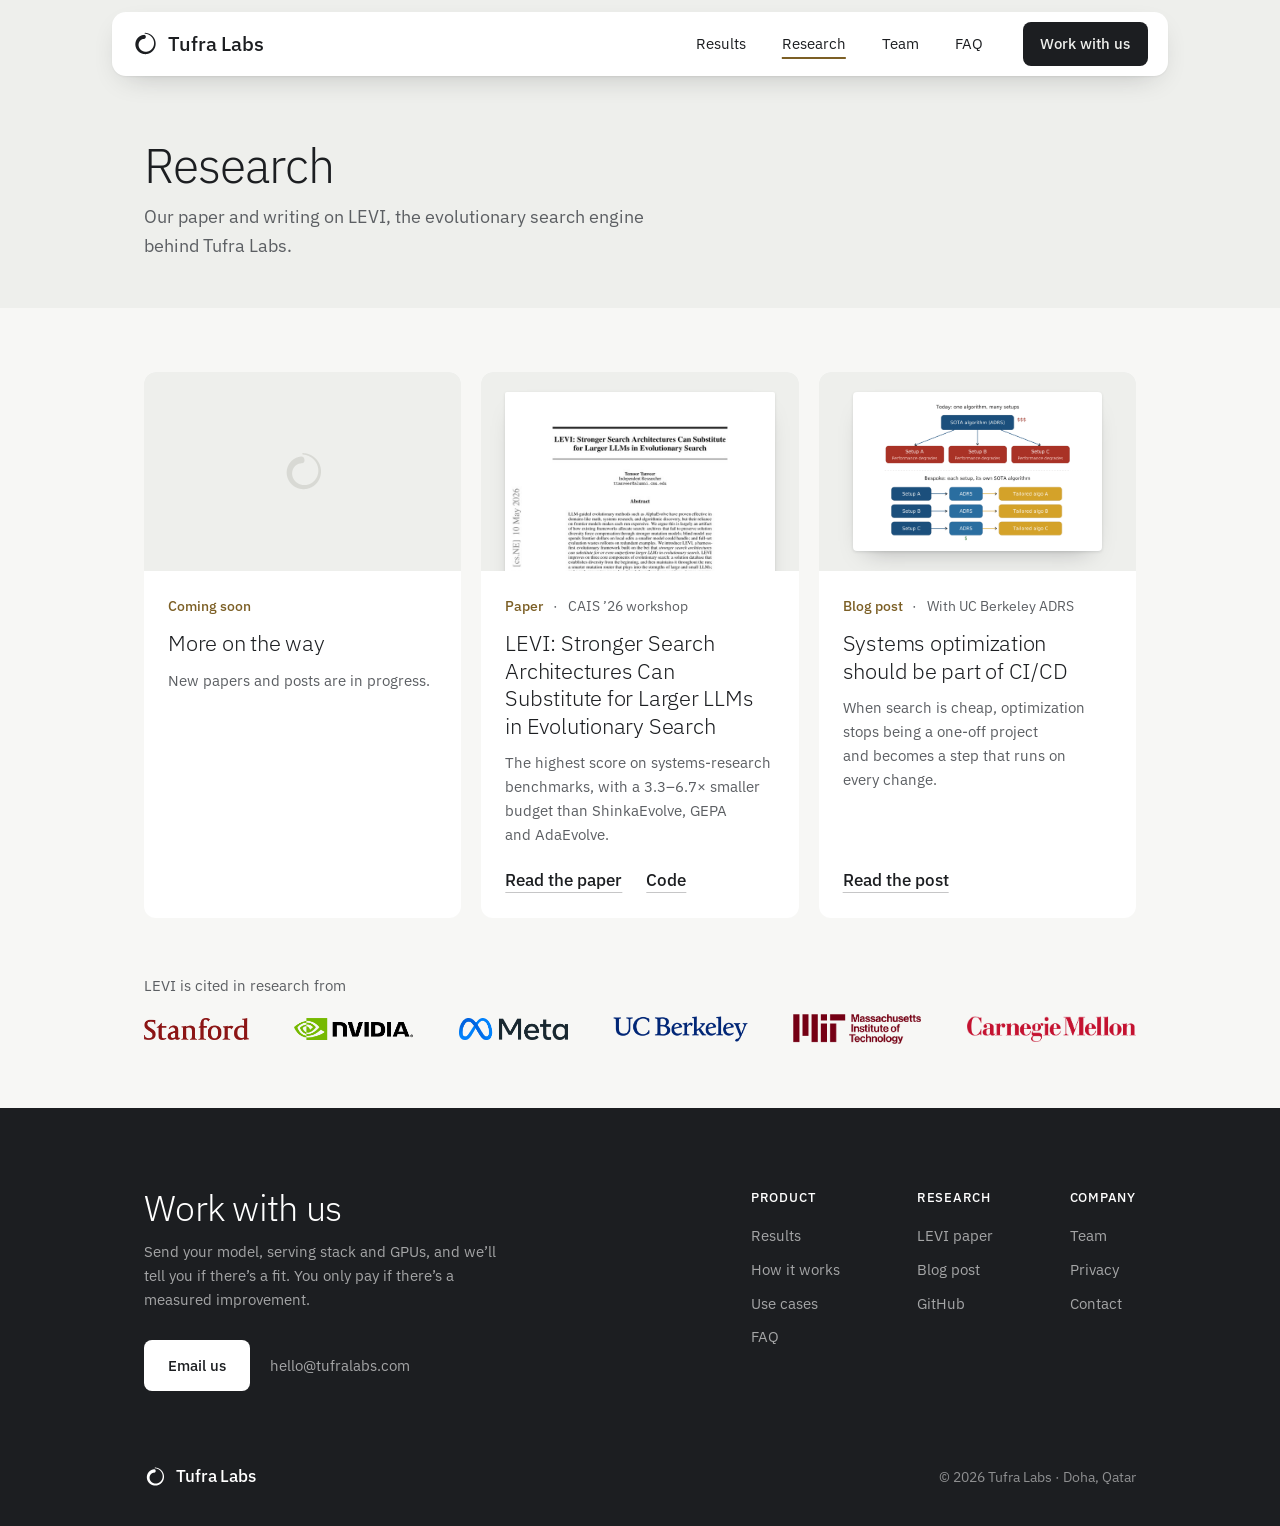
<file: research/index.html>
<!doctype html>
<html lang="en">
<head>
  <meta charset="utf-8">
  <meta name="viewport" content="width=device-width, initial-scale=1">
  <title>Research &ndash; Tufra Labs</title>
  <meta name="description" content="LEVI, the evolutionary search engine behind Tufra Labs: the paper, our writing, the open-source framework, and the research groups that cite it.">
  <meta name="theme-color" content="#eeefec">

  <!-- Link previews need absolute URLs: update these if the site moves to its own domain. -->
  <link rel="canonical" href="https://tufralabs.com/research/">
  <meta property="og:url" content="https://tufralabs.com/research/">
  <meta property="og:image" content="https://tufralabs.com/assets/og.png">
  <meta property="og:type" content="website">
  <meta property="og:site_name" content="Tufra Labs">
  <meta property="og:title" content="Research &ndash; Tufra Labs">
  <meta property="og:description" content="LEVI, the evolutionary search engine behind Tufra Labs: the paper, our writing, the open-source framework, and the research groups that cite it.">
  <meta property="og:image:width" content="1200">
  <meta property="og:image:height" content="630">
  <meta property="og:image:alt" content="Tufra Labs: Get the most out of your GPUs.">
  <meta name="twitter:card" content="summary_large_image">

  <link rel="icon" href="/favicon.ico" sizes="16x16 32x32 48x48">
  <link rel="icon" href="/icon-192.png" type="image/png" sizes="192x192">
  <link rel="icon" href="/assets/logo.svg" type="image/svg+xml">
  <link rel="apple-touch-icon" href="/apple-touch-icon.png">
  <link rel="preconnect" href="https://fonts.googleapis.com">
  <link rel="preconnect" href="https://fonts.gstatic.com" crossorigin>
  <link href="https://fonts.googleapis.com/css2?family=IBM+Plex+Sans:wght@300;400;500&display=swap" rel="stylesheet">
  <link rel="stylesheet" href="/style.css?v=20261031.5">
</head>
<body>

  <header class="site-header">
    <div class="nav wrap">
      <a href="/#top" class="wordmark"><span class="mark" aria-hidden="true"></span>Tufra Labs</a>
      <nav class="nav-links" id="nav-links" aria-label="Main">
        <a href="/#results">Results</a>
        <a href="/research/" aria-current="page">Research</a>
        <a href="/team/">Team</a>
        <a href="/#faq">FAQ</a>
      </nav>
      <a class="nav-cta" href="/#contact">Work with us</a>
      <button class="menu-toggle" type="button" aria-expanded="false" aria-controls="nav-links" aria-label="Menu"><span></span><span></span></button>
    </div>
  </header>

  <main>

    <section class="hero page-head wrap">
      <h1>Research</h1>
      <p class="lede">Our paper and writing on LEVI, the evolutionary search engine behind Tufra Labs.</p>
    </section>

    <section class="entries">
      <div class="wrap">
        <ul class="cards">
          <li class="card" id="levi">
            <a class="card-cover sheet" href="https://arxiv.org/abs/2605.09764" tabindex="-1" aria-hidden="true">
              <img src="/assets/levi-paper.jpg" width="640" height="828" alt="">
            </a>
            <div class="card-body">
              <p class="entry-meta"><span class="kind">Paper</span><span>CAIS &rsquo;26 workshop</span></p>
              <h2 class="card-title"><a href="https://arxiv.org/abs/2605.09764">LEVI: Stronger Search Architectures Can Substitute for Larger LLMs in Evolutionary Search</a></h2>
              <p class="card-text">The highest score on systems-research benchmarks, with a 3.3&ndash;6.7&times; smaller budget than ShinkaEvolve, GEPA and AdaEvolve.</p>
              <p class="links">
                <a class="more" href="https://arxiv.org/abs/2605.09764">Read the paper</a>
                <a class="more" href="https://github.com/ttanv/levi">Code</a>
              </p>
            </div>
          </li>
          <li class="card" id="ci-cd">
            <a class="card-cover figure" href="https://ucbskyadrs.github.io/blog/levi/" tabindex="-1" aria-hidden="true">
              <img src="/assets/adrs-bespoke.png" width="1200" height="759" alt="">
            </a>
            <div class="card-body">
              <p class="entry-meta"><span class="kind">Blog post</span><span>With UC Berkeley ADRS</span></p>
              <h2 class="card-title"><a href="https://ucbskyadrs.github.io/blog/levi/">Systems optimization should be part of CI/CD</a></h2>
              <p class="card-text">When search is cheap, optimization stops being a one-off project and becomes a step that runs on every change.</p>
              <p class="links">
                <a class="more" href="https://ucbskyadrs.github.io/blog/levi/">Read the post</a>
              </p>
            </div>
          </li>
          <li class="card upcoming">
            <div class="card-cover soon" aria-hidden="true"><span class="mark"></span></div>
            <div class="card-body">
              <p class="entry-meta"><span class="kind">Coming soon</span></p>
              <h2 class="card-title">More on the way</h2>
              <p class="card-text">New papers and posts are in progress.</p>
            </div>
          </li>
        </ul>

        <div class="cited cited-band">
          <p>LEVI is cited in research from</p>
          <div class="logos">
            <img src="/assets/stanford.png" alt="Stanford University">
            <img src="/assets/nvidia.png" alt="NVIDIA">
            <img src="/assets/meta.png" alt="Meta">
            <img src="/assets/berkeley.png" alt="UC Berkeley">
            <img src="/assets/mit.png" alt="MIT">
            <img src="/assets/cmu.png" alt="Carnegie Mellon University">
          </div>
        </div>
      </div>
    </section>

  </main>

  <footer class="site-footer" id="contact">
    <div class="wrap">
      <div class="footer-main">
        <div class="footer-cta">
          <h2>Work with us</h2>
          <p>Send your model, serving stack and GPUs, and we&rsquo;ll tell you if there&rsquo;s a fit. You only pay if there&rsquo;s a measured improvement.</p>
          <div class="footer-actions">
            <a class="button" href="mailto:hello@tufralabs.com?subject=Fit%20check&amp;body=Model%3A%20%0AServing%20stack%3A%20%0AGPUs%3A%20">Email us</a>
            <span class="footer-email">hello@tufralabs.com</span>
          </div>
        </div>
        <div class="footer-col">
          <p class="footer-label">Product</p>
          <a href="/#results">Results</a>
          <a href="/#how-it-works">How it works</a>
          <a href="/#use-cases">Use cases</a>
          <a href="/#faq">FAQ</a>
        </div>
        <div class="footer-col">
          <p class="footer-label">Research</p>
          <a href="/research/#levi">LEVI paper</a>
          <a href="/research/#ci-cd">Blog post</a>
          <a href="https://github.com/ttanv/levi">GitHub</a>
        </div>
        <div class="footer-col">
          <p class="footer-label">Company</p>
          <a href="/team/">Team</a>
          <a href="/privacy/">Privacy</a>
          <a href="mailto:hello@tufralabs.com">Contact</a>
        </div>
      </div>
      <div class="footer-base">
        <a href="/#top" class="wordmark"><span class="mark" aria-hidden="true"></span>Tufra Labs</a>
        <span>&copy; 2026 Tufra Labs &middot; Doha, Qatar</span>
      </div>
    </div>
  </footer>

  <script src="/site.js?v=20261026"></script>
</body>
</html>
</file>
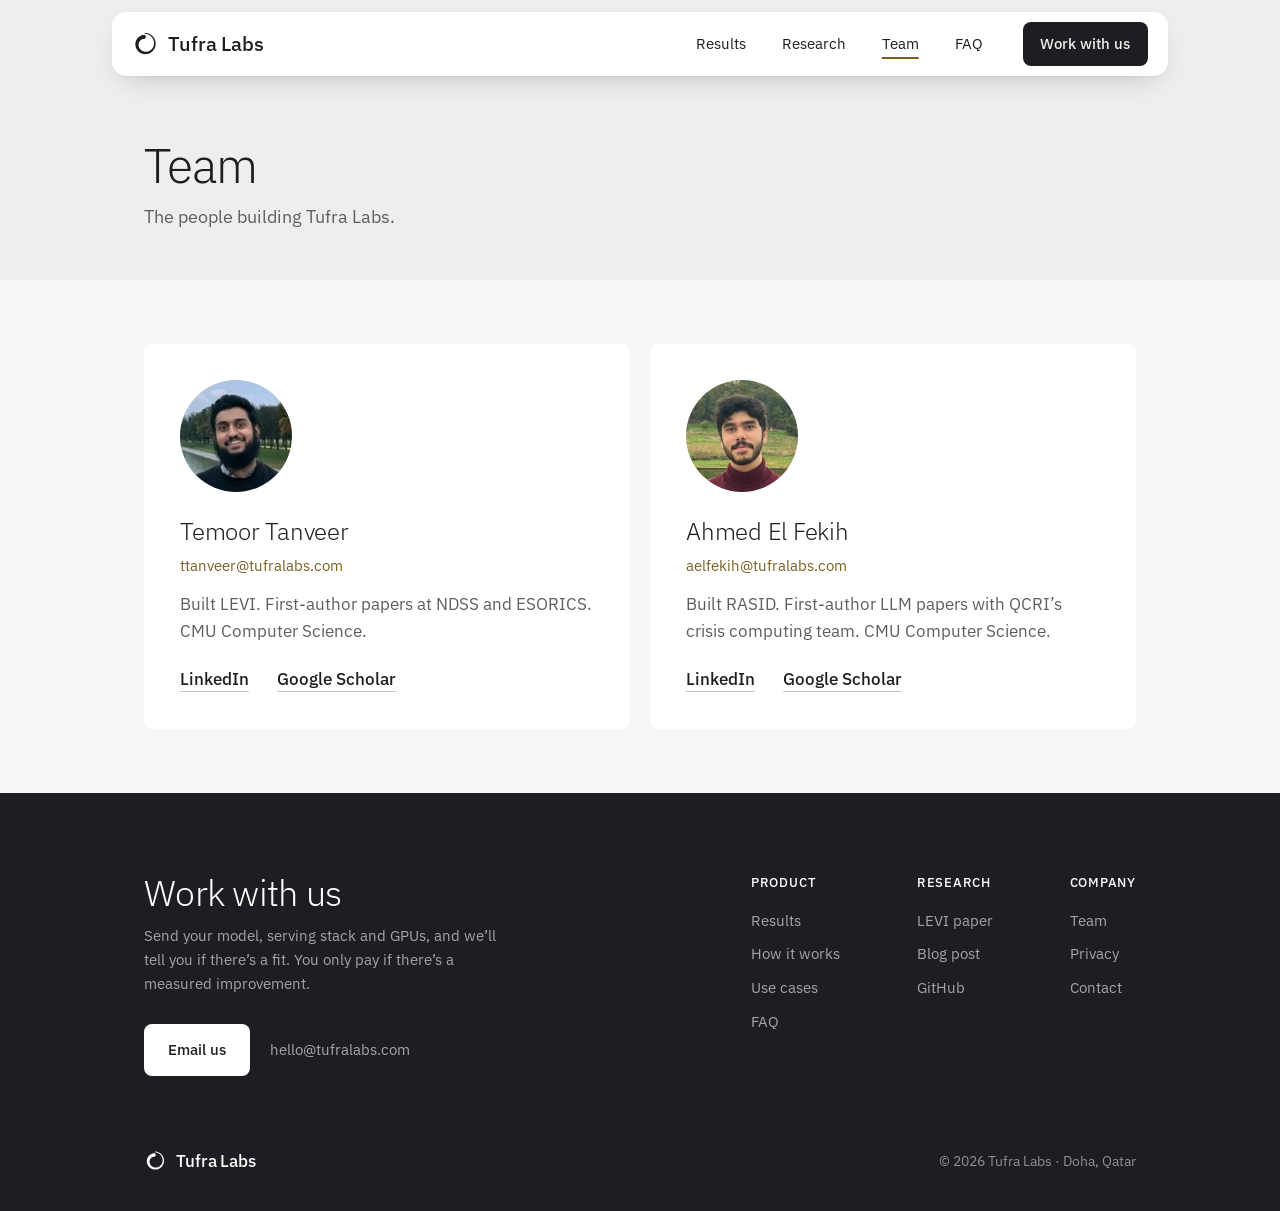
<file: team/index.html>
<!doctype html>
<html lang="en">
<head>
  <meta charset="utf-8">
  <meta name="viewport" content="width=device-width, initial-scale=1">
  <title>Team &ndash; Tufra Labs</title>
  <meta name="description" content="The people behind Tufra Labs and LEVI.">
  <meta name="theme-color" content="#eeefec">

  <!-- Link previews need absolute URLs: update these if the site moves to its own domain. -->
  <link rel="canonical" href="https://tufralabs.com/team/">
  <meta property="og:url" content="https://tufralabs.com/team/">
  <meta property="og:image" content="https://tufralabs.com/assets/og.png">
  <meta property="og:type" content="website">
  <meta property="og:site_name" content="Tufra Labs">
  <meta property="og:title" content="Team &ndash; Tufra Labs">
  <meta property="og:description" content="The people behind Tufra Labs and LEVI.">
  <meta property="og:image:width" content="1200">
  <meta property="og:image:height" content="630">
  <meta property="og:image:alt" content="Tufra Labs: Get the most out of your GPUs.">
  <meta name="twitter:card" content="summary_large_image">

  <link rel="icon" href="/favicon.ico" sizes="16x16 32x32 48x48">
  <link rel="icon" href="/icon-192.png" type="image/png" sizes="192x192">
  <link rel="icon" href="/assets/logo.svg" type="image/svg+xml">
  <link rel="apple-touch-icon" href="/apple-touch-icon.png">
  <link rel="preconnect" href="https://fonts.googleapis.com">
  <link rel="preconnect" href="https://fonts.gstatic.com" crossorigin>
  <link href="https://fonts.googleapis.com/css2?family=IBM+Plex+Sans:wght@300;400;500&display=swap" rel="stylesheet">
  <link rel="stylesheet" href="/style.css?v=20261031.5">
</head>
<body>

  <header class="site-header">
    <div class="nav wrap">
      <a href="/#top" class="wordmark"><span class="mark" aria-hidden="true"></span>Tufra Labs</a>
      <nav class="nav-links" id="nav-links" aria-label="Main">
        <a href="/#results">Results</a>
        <a href="/research/">Research</a>
        <a href="/team/" aria-current="page">Team</a>
        <a href="/#faq">FAQ</a>
      </nav>
      <a class="nav-cta" href="/#contact">Work with us</a>
      <button class="menu-toggle" type="button" aria-expanded="false" aria-controls="nav-links" aria-label="Menu"><span></span><span></span></button>
    </div>
  </header>

  <main>

    <section class="hero page-head wrap">
      <h1>Team</h1>
      <p class="lede">The people building Tufra Labs.</p>
    </section>

    <section class="entries">
      <div class="wrap">
        <div class="members">
          <article class="member">
            <img src="/assets/temoor.jpg" width="224" height="224" alt="">
            <h2>Temoor Tanveer</h2>
            <a class="member-email" href="mailto:ttanveer@tufralabs.com">ttanveer@tufralabs.com</a>
            <p>Built LEVI. First-author papers at NDSS and ESORICS. CMU Computer Science.</p>
            <p class="member-links">
              <a class="more" href="https://www.linkedin.com/in/ttanv/">LinkedIn</a>
              <a class="more" href="https://scholar.google.com/citations?user=gjYQ22cAAAAJ">Google Scholar</a>
            </p>
          </article>
          <article class="member">
            <img src="/assets/ahmed.jpg" width="224" height="224" alt="">
            <h2>Ahmed El Fekih</h2>
            <a class="member-email" href="mailto:aelfekih@tufralabs.com">aelfekih@tufralabs.com</a>
            <p>Built RASID. First-author LLM papers with QCRI&rsquo;s crisis computing team. CMU Computer Science.</p>
            <p class="member-links">
              <a class="more" href="https://www.linkedin.com/in/ahmed-el-fekih-zguir/">LinkedIn</a>
              <a class="more" href="https://scholar.google.com/citations?user=_7GYMFwAAAAJ&amp;hl=en">Google Scholar</a>
            </p>
          </article>
        </div>
      </div>
    </section>

  </main>

  <footer class="site-footer" id="contact">
    <div class="wrap">
      <div class="footer-main">
        <div class="footer-cta">
          <h2>Work with us</h2>
          <p>Send your model, serving stack and GPUs, and we&rsquo;ll tell you if there&rsquo;s a fit. You only pay if there&rsquo;s a measured improvement.</p>
          <div class="footer-actions">
            <a class="button" href="mailto:hello@tufralabs.com?subject=Fit%20check&amp;body=Model%3A%20%0AServing%20stack%3A%20%0AGPUs%3A%20">Email us</a>
            <span class="footer-email">hello@tufralabs.com</span>
          </div>
        </div>
        <div class="footer-col">
          <p class="footer-label">Product</p>
          <a href="/#results">Results</a>
          <a href="/#how-it-works">How it works</a>
          <a href="/#use-cases">Use cases</a>
          <a href="/#faq">FAQ</a>
        </div>
        <div class="footer-col">
          <p class="footer-label">Research</p>
          <a href="/research/#levi">LEVI paper</a>
          <a href="/research/#ci-cd">Blog post</a>
          <a href="https://github.com/ttanv/levi">GitHub</a>
        </div>
        <div class="footer-col">
          <p class="footer-label">Company</p>
          <a href="/team/">Team</a>
          <a href="/privacy/">Privacy</a>
          <a href="mailto:hello@tufralabs.com">Contact</a>
        </div>
      </div>
      <div class="footer-base">
        <a href="/#top" class="wordmark"><span class="mark" aria-hidden="true"></span>Tufra Labs</a>
        <span>&copy; 2026 Tufra Labs &middot; Doha, Qatar</span>
      </div>
    </div>
  </footer>

  <script src="/site.js?v=20261026"></script>
</body>
</html>
</file>
<file: style.css>
:root {
  --paper: #eeefec;
  --surface: #f7f7f5;
  --ink: #1c1e21;
  --muted: #5c5f63;
  --rule: #d8d9d4;
  --idle: #dfe0db;
  --accent: #7c5f25;
  --brass-light: #d1a85a;

  --measure: 34rem;
  --gutter: clamp(1.25rem, 5vw, 3rem);
  --section: clamp(2.75rem, 5.5vw, 4rem);
  --mono: "IBM Plex Mono", ui-monospace, SFMono-Regular, Menlo, monospace;
}

* { box-sizing: border-box; }

html { scroll-behavior: smooth; scroll-padding-top: 5.75rem; }

body {
  margin: 0;
  background: var(--paper);
  color: var(--ink);
  font-family: "IBM Plex Sans", "Helvetica Neue", Arial, sans-serif;
  font-size: 1.0625rem;
  line-height: 1.6;
  -webkit-font-smoothing: antialiased;
}

img { max-width: 100%; display: block; }

a { color: inherit; }

:focus-visible { outline: 2px solid var(--accent); outline-offset: 3px; }

.wrap {
  width: min(100% - 2 * var(--gutter), 62rem);
  margin-inline: auto;
}

h1, h2, h3 { margin: 0; font-weight: 400; }

h2 {
  font-size: 1.0625rem;
  font-weight: 500;
  margin-bottom: 2rem;
}

h3 { font-size: 1.0625rem; font-weight: 500; }

p { margin: 0; text-wrap: pretty; }

/* Header: a white bar floating over the page, set in from the edges; its shadow
   deepens once the page scrolls. */

/* The logo mark, painted in the text colour through the logo file. */
.mark {
  flex: none;
  background-color: currentColor;
  -webkit-mask: url(assets/logo.svg) center / contain no-repeat;
  mask: url(assets/logo.svg) center / contain no-repeat;
}

.site-header {
  position: sticky;
  top: 0;
  z-index: 10;
  padding-top: 0.75rem;
}

.nav {
  position: relative;
  display: flex;
  align-items: center;
  gap: 2.5rem;
  width: min(100% - 2 * var(--gutter), 66rem);
  height: 4rem;
  padding-inline: 1.25rem;
  background: #fff;
  border-radius: 14px;
  box-shadow: 0 1px 2px rgb(28 30 33 / 0.06), 0 10px 30px -14px rgb(28 30 33 / 0.3);
  transition: box-shadow 0.3s ease;
}

.site-header.scrolled .nav { box-shadow: 0 1px 2px rgb(28 30 33 / 0.08), 0 14px 36px -12px rgb(28 30 33 / 0.4); }

.wordmark {
  display: inline-flex;
  align-items: center;
  gap: 0.65rem;
  font-weight: 500;
  font-size: 1.25rem;
  letter-spacing: -0.01em;
  text-decoration: none;
  white-space: nowrap;
}

.wordmark .mark { width: 1.625rem; height: 1.625rem; }

.nav-links { display: flex; gap: 2.25rem; margin-left: auto; }

.nav-links a {
  text-decoration: none;
  color: var(--ink);
  font-size: 0.9375rem;
  transition: color 0.2s ease;
}

.nav-links a:hover { color: var(--accent); }

.nav-links a[aria-current="page"] {
  color: var(--ink);
  text-decoration: underline 2px var(--accent);
  text-underline-offset: 0.55em;
}

.nav-cta {
  padding: 0.6rem 1.1rem;
  background: var(--ink);
  color: var(--paper);
  border-radius: 8px;
  text-decoration: none;
  font-size: 0.9375rem;
  font-weight: 500;
  white-space: nowrap;
  transition: background-color 0.2s ease;
}

.nav-cta:hover { background: var(--accent); }

/* Two bars that turn into a cross; only shown on small screens. */
.menu-toggle {
  display: none;
  flex-direction: column;
  justify-content: center;
  align-items: center;
  gap: 6px;
  flex-shrink: 0;
  width: 2.5rem;
  height: 2.5rem;
  margin-right: -0.5rem;
  padding: 0;
  border: 0;
  background: none;
  color: var(--ink);
  cursor: pointer;
}

.menu-toggle span {
  display: block;
  width: 20px;
  height: 1.5px;
  background: currentColor;
  transition: transform 0.25s ease;
}

.open .menu-toggle span:first-child { transform: translateY(3.75px) rotate(45deg); }
.open .menu-toggle span:last-child { transform: translateY(-3.75px) rotate(-45deg); }

/* Page titles: the big light headline that the inner pages open with. */

.hero { padding-block: clamp(3rem, 8vw, 5.5rem) var(--section); }

.hero h1 {
  font-size: clamp(2.5rem, 6.4vw, 4.75rem);
  font-weight: 300;
  line-height: 1.06;
  letter-spacing: -0.025em;
  max-width: 14ch;
}

.lede {
  margin-top: 1.75rem;
  max-width: var(--measure);
  font-size: 1.25rem;
  color: var(--muted);
}

/* Homepage: the page starts under the floating header, so the hero runs to the
   very top of the screen. */
.home .site-header { margin-bottom: -4.75rem; }

/* Homepage hero: full width and dark, one big centered line, and the GPU cluster
   running edge to edge underneath it. Brass is only the GPUs Tufra Labs fills. */

.hero-x {
  position: relative;
  padding-block: calc(4.75rem + clamp(2rem, 5vw, 3.5rem)) clamp(1.5rem, 3vw, 2rem);
  background:
    radial-gradient(circle at 1px 1px, rgb(255 255 255 / 0.06) 1px, transparent 1.5px) 0 0 / 22px 22px,
    linear-gradient(180deg, #111214 0%, var(--ink) 100%);
  color: #fff;
  overflow: hidden;
}

.hero-x :focus-visible { outline-color: var(--brass-light); }

.hero-x-copy { text-align: center; }

.hero-x h1 {
  max-width: 13ch;
  margin: 0 auto;
  font-size: clamp(2.75rem, 7.2vw, 6rem);
  font-weight: 300;
  line-height: 1;
  letter-spacing: -0.04em;
  text-wrap: balance;
}

.hero-x .lede { max-width: 40rem; margin: 1.75rem auto 0; color: rgb(255 255 255 / 0.7); }

.actions { display: flex; flex-wrap: wrap; gap: 0.75rem; margin-top: 2rem; }
.actions .button { margin-top: 0; }
.hero-x .actions { justify-content: center; margin-top: 2.25rem; }

/* The cluster: rows of GPUs across the whole screen, fading out at both sides
   as if it carries on past the edges. White is busy, brass is what Tufra Labs
   fills, dark is idle. The caption crossfades from before to after. */

.fleet { margin: clamp(2.5rem, 6vw, 4rem) 0 0; }

.fleet-grid {
  overflow: hidden;
  -webkit-mask-image: linear-gradient(90deg, transparent, #000 12%, #000 88%, transparent);
  mask-image: linear-gradient(90deg, transparent, #000 12%, #000 88%, transparent);
  cursor: grab;
  touch-action: pan-y;
  user-select: none;
  -webkit-user-select: none;
}

.fleet-grid.dragging { cursor: grabbing; }

/* Laid out column by column, so a whole column can be moved from one end to the other. */
.fleet-track {
  display: grid;
  grid-auto-flow: column;
  grid-template-rows: repeat(6, auto);
  gap: 7px;
  width: max-content;
  will-change: transform;
}

.fleet-grid i {
  position: relative;
  aspect-ratio: 1;
  border-radius: 3px;
  background: #2a2d32;
  transition: background-color 0.35s ease;
}

.fleet-grid i.busy { background: #e6e6e1; }
.fleet-grid i.gained { background: var(--brass-light); }

/* A popped square: it changes colour at once, squashes, springs past its size
   and settles, while a ring in its new colour goes out from it and fades. */
.fleet-grid i.pop { animation: fleet-pop 0.35s ease-out; transition-duration: 0.08s; }

.fleet-grid i.pop::after {
  content: "";
  position: absolute;
  inset: 0;
  border: 2px solid var(--brass-light);
  border-radius: 4px;
  animation: fleet-ring 0.45s ease-out forwards;
  pointer-events: none;
}

.fleet-grid i.pop:not(.gained)::after { border-color: rgb(255 255 255 / 0.6); }

@keyframes fleet-pop {
  30% { transform: scale(0.75); }
  65% { transform: scale(1.15); }
}

@keyframes fleet-ring {
  from { opacity: 0.8; transform: scale(1); }
  to { opacity: 0; transform: scale(2); }
}

.fleet figcaption {
  margin-top: 1.25rem;
  text-align: center;
  font-size: 0.75rem;
  letter-spacing: 0.04em;
  color: rgb(255 255 255 / 0.55);
}

/* The measured figure crossfades from stock to Tufra Labs as the cluster
   fills, with what it was measured on underneath. */
.fleet-figure { display: grid; font-size: 0.9375rem; color: #fff; }
.fleet-figure span { grid-area: 1 / 1; transition: opacity 0.6s ease; }
.fleet .after { opacity: 0; color: var(--brass-light); }
.fleet.done .before { opacity: 0; }
.fleet.done .after { opacity: 1; }
.fleet-note { display: block; margin-top: 0.35rem; text-wrap: balance; }

/* Sections open with a small brass label, then a real headline. Results and
   Use cases sit on the paper, with How it works on dark between them. */

.uses, .how, .results, .engage { padding-block: var(--section); }


/* Monospace for labels and numbers: the engineering voice. */
.eyebrow, .fleet figcaption, .step-num, .pane-head, .demo figcaption { font-family: var(--mono); }

.eyebrow {
  margin: 0;
  font-size: 0.75rem;
  font-weight: 500;
  letter-spacing: 0.08em;
  text-transform: uppercase;
  color: var(--accent);
}

.section-title { margin-bottom: clamp(2rem, 4vw, 3rem); }

.section-title h2 {
  margin: 0.6rem 0 0;
  max-width: 20ch;
  font-size: clamp(2.25rem, 4.6vw, 3.5rem);
  font-weight: 300;
  line-height: 1.08;
  letter-spacing: -0.03em;
}

.section-title .sub { margin-top: 0.9rem; max-width: var(--measure); color: var(--muted); }
.section-title .sub a { color: var(--ink); text-decoration: underline 1px rgb(28 30 33 / 0.25); text-underline-offset: 0.25em; }
.section-title .sub a:hover { color: var(--accent); text-decoration-color: currentColor; }

/* With a legend on the right of the headline. */
.section-title.split {
  display: flex;
  flex-wrap: wrap;
  justify-content: space-between;
  align-items: flex-end;
  gap: 1rem 2rem;
}

/* Use cases: white cards. */

.legend {
  display: flex;
  align-items: center;
  gap: 0.5rem;
  font-size: 0.8125rem;
  color: var(--muted);
}

.key { width: 14px; height: 3px; border-radius: 2px; display: inline-block; }
.key.base { background: var(--muted); opacity: 0.45; }
.key.levi { background: var(--accent); margin-left: 0.75rem; }

.use-list {
  display: grid;
  grid-template-columns: repeat(3, 1fr);
  gap: 1.25rem;
}

.use { padding: clamp(1.5rem, 3vw, 2rem); background: #fff; border-radius: 8px; }

/* Each use case opens with a small illustrative chart: grey is before, brass is with LEVI. */
.viz {
  display: flex;
  flex-direction: column;
  justify-content: center;
  gap: 12px;
  width: 100%;
  height: 56px;
  margin-bottom: 1.75rem;
  overflow: visible;
}

.tokens span { display: block; height: 14px; }
.tokens .base { background: repeating-linear-gradient(90deg, var(--muted) 0 2px, transparent 2px 16px); opacity: 0.45; }
.tokens .levi { background: repeating-linear-gradient(90deg, var(--accent) 0 2px, transparent 2px 8px); }

svg.viz path { fill: none; vector-effect: non-scaling-stroke; stroke-linecap: round; }
svg.viz .base { stroke: var(--muted); stroke-width: 1.5; opacity: 0.45; }
svg.viz .levi { stroke: var(--accent); stroke-width: 2; }

/* The figures play as they scroll into view (the script sets .play). Tokens
   stream past for about five seconds, the brass row carrying twice as many in
   the same time; both loss curves draw left to right and hold. */
.use.play .tokens span { animation: stream 1.6s linear 3; }
@keyframes stream { to { background-position-x: 16px; } }

.uses.armed svg.viz { clip-path: inset(0 100% 0 0); }
.use.play svg.viz { animation: draw 3s ease-out forwards; }
@keyframes draw {
  from { clip-path: inset(0 100% 0 0); }
  to   { clip-path: inset(0 0 0 0); }
}

.meter span { display: grid; grid-template-columns: repeat(12, 1fr); gap: 3px; height: 14px; }
.meter i { background: var(--idle); border-radius: 1px; transition: background 0.3s ease; }
.meter .base i.on { background: var(--muted); opacity: 0.45; }
.meter .levi i.on { background: var(--accent); }

.use h3 {
  font-size: clamp(1.375rem, 2.4vw, 1.625rem);
  font-weight: 300;
  letter-spacing: -0.015em;
  line-height: 1.2;
}

.use p { margin-top: 0.5rem; color: var(--muted); max-width: 22rem; }

/* How it works, on dark: three steps as cards, each with a line icon. */

.how { background: var(--ink); color: #fff; }
.how .eyebrow { color: var(--brass-light); }

.steps {
  display: grid;
  grid-template-columns: repeat(3, 1fr);
  gap: 1.25rem;
  margin: 0;
  padding: 0;
  list-style: none;
}

.step-card { padding: clamp(1.5rem, 3vw, 2rem); background: #25282c; border-radius: 12px; }

.step-icon { display: block; width: 56px; height: 56px; margin-bottom: 1.75rem; }
.step-icon * { fill: none; stroke: rgb(255 255 255 / 0.8); stroke-width: 1.5; stroke-linecap: round; stroke-linejoin: round; }
.step-icon .on { fill: var(--brass-light); stroke: var(--brass-light); }
.step-icon .hot { stroke: var(--brass-light); }
.step-icon .dim { stroke: rgb(255 255 255 / 0.45); }

.step-num { font-size: 0.75rem; letter-spacing: 0.08em; color: var(--brass-light); }
.step-card h3 { margin-top: 0.5rem; font-size: 1.25rem; font-weight: 400; }
.step-card p:last-child { margin-top: 0.5rem; color: rgb(255 255 255 / 0.62); }

/* Results: one at a time, picked with tabs that underline the one showing,
   like the current page in the header. */

.result-tabs {
  display: flex;
  gap: clamp(1.5rem, 4vw, 3rem);
  margin-bottom: clamp(1.75rem, 3.5vw, 2.5rem);
  border-bottom: 1px solid var(--rule);
}

.result-tabs button {
  display: grid;
  gap: 0.1rem;
  margin-bottom: -1px;
  padding: 0 0 0.9rem;
  border: 0;
  border-bottom: 2px solid transparent;
  background: none;
  font: inherit;
  color: var(--muted);
  text-align: left;
  cursor: pointer;
  transition: color 0.2s ease, border-color 0.2s ease;
}

.result-tabs button:hover { color: var(--ink); }
.result-tabs [aria-selected="true"] { color: var(--ink); border-bottom-color: var(--accent); }
.tab-name { font-weight: 500; }
.tab-what { font-size: 0.875rem; color: var(--muted); }

/* Each result: a number on the left and a demo on the right. */

.result {
  display: grid;
  grid-template-columns: 16.5rem 1fr;
  gap: clamp(2rem, 5vw, 4rem);
  align-items: center;
}

.result[hidden] { display: none; }

.gain {
  margin-top: 0;
  font-size: clamp(3.5rem, 8vw, 5rem);
  font-weight: 300;
  line-height: 1;
  letter-spacing: -0.03em;
  font-variant-numeric: tabular-nums;
}

/* A unit set beside the big number, small enough to keep it on one line. */
.gain .unit { margin-left: 0.15em; font-size: 0.3em; font-weight: 400; letter-spacing: 0; }

.what { margin-top: 0.75rem; font-weight: 500; text-wrap: balance; }

.detail { margin-top: 0.5rem; color: var(--muted); text-wrap: pretty; }
.result .cost { color: var(--ink); font-weight: 500; }

/* Bar demos: before and after as two bars, white for the baseline, brass for Tufra Labs. */
.bars-title { margin: 0 0 0.75rem; font-size: 0.875rem; color: rgb(255 255 255 / 0.7); }
.bars + .bars-title { margin-top: 1.5rem; }
.bar-row { display: grid; grid-template-columns: 6rem 1fr 3.5rem; align-items: center; gap: 0.75rem; margin: 0; font-size: 0.875rem; color: rgb(255 255 255 / 0.85); }
.bar-row + .bar-row { margin-top: 0.5rem; }
.bar { width: var(--w); height: 0.75rem; background: rgb(255 255 255 / 0.55); border-radius: 3px; }
.bar-row.levi .bar { background: var(--brass-light); }
.bar-row > :last-child { text-align: right; font-variant-numeric: tabular-nums; }

/* A demo is a dark screen with two panes, before and with Tufra Labs, like the
   cluster in the hero: white for what was there, brass for what Tufra Labs adds. */

.demo {
  margin: 0;
  padding: clamp(1rem, 2.5vw, 1.5rem);
  background: var(--ink);
  border-radius: 10px;
  box-shadow: 0 30px 60px -30px rgb(28 30 33 / 0.6);
  color: #fff;
}

.panes { display: grid; grid-template-columns: 1fr 1fr; gap: 0.75rem; }

.pane {
  display: flex;
  flex-direction: column;
  padding: 1rem;
  background: #25282c;
  border-radius: 8px;
}

.pane.levi { box-shadow: inset 0 0 0 1px rgb(209 168 90 / 0.55); }

.pane-head {
  display: flex;
  flex-wrap: wrap;
  justify-content: space-between;
  gap: 0 0.5rem;
  margin-bottom: 0.75rem;
  font-size: 0.8125rem;
  color: rgb(255 255 255 / 0.6);
}

/* When a pane is too narrow, the number drops under the label whole. */
.pane-head span { white-space: nowrap; }

.pane.levi .pane-head span:last-child { color: var(--brass-light); }

.demo figcaption { margin-top: 1rem; padding-top: 0.75rem; border-top: 1px solid rgb(255 255 255 / 0.12); font-size: 0.875rem; line-height: 1.65; color: rgb(255 255 255 / 0.72); text-wrap: pretty; }

/* How each demo was measured: the notes fold away behind this button. Without JS they stay open. */
.method-toggle { display: none; }
.js .method-toggle {
  display: flex;
  justify-content: space-between;
  width: 100%;
  padding: 0;
  border: 0;
  background: none;
  font: inherit;
  color: inherit;
  cursor: pointer;
}
.js .method-toggle:hover { color: #fff; }
.method-toggle::after { content: "+" / ""; color: var(--brass-light); }
.method.open .method-toggle::after { content: "\2212" / ""; }
.js .method-text { display: block; margin-top: 0.5rem; }
.js .method:not(.open) .method-text { display: none; }

/* Fanar: the answer streams in over a hidden full copy, so the pane never jumps. */

.race-prompt {
  width: fit-content;
  margin: 0 0 0.9rem auto;
  padding: 0.4rem 0.8rem;
  background: #2c2f34;
  border-radius: 10px;
  font-size: 0.875rem;
}

.pane-body { display: grid; flex: 1; font-size: 0.8125rem; line-height: 1.55; color: rgb(255 255 255 / 0.85); }
.pane-body > * { grid-area: 1 / 1; }
.pane-body .ghost { visibility: hidden; }

.pane-foot {
  margin-top: 0.75rem;
  font-size: 0.8125rem;
  color: rgb(255 255 255 / 0.6);
  font-variant-numeric: tabular-nums;
}

.pane.levi .pane-foot { color: var(--brass-light); }

/* Qwen: one seat per concurrent user. */

.seats { display: grid; grid-template-columns: repeat(11, 1fr); gap: 7px; }

.seats i {
  aspect-ratio: 1;
  border-radius: 50%;
  background: #33363b;
  transition: background-color 0.3s ease;
}

.seats i.on { background: #e6e6e1; }
.seats i.gained { background: var(--brass-light); }

/* Research: the paper and the post as two ruled rows (what it is, the title
   and one line on it, the link), then who cites LEVI. */

.research-band { padding-block: var(--section); background: var(--surface); }

.research-list { margin: 0; padding: 0; list-style: none; border-bottom: 1px solid var(--rule); }

.research-list li {
  display: grid;
  grid-template-columns: 12rem 1fr auto;
  gap: 0.5rem clamp(1.5rem, 4vw, 3rem);
  align-items: baseline;
  padding-block: 1.5rem;
  border-top: 1px solid var(--rule);
}

.research-list .entry-meta { flex-direction: column; gap: 0.1rem; }
.research-list .entry-meta > * + *::before { content: none; }

.research-list h3 { font-size: 1.25rem; font-weight: 400; line-height: 1.3; letter-spacing: -0.01em; }
.research-list h3 a { text-decoration: none; }
.research-list h3 a:hover { text-decoration: underline 1px var(--accent); text-underline-offset: 0.15em; }
.research-list li p:not(.entry-meta) { margin-top: 0.4rem; max-width: 38rem; font-size: 0.9375rem; color: var(--muted); }
.research-list .more { margin-top: 0; white-space: nowrap; }

/* Who uses and cites LEVI, as a grid of logos. The files are trimmed to the
   mark itself; the thin, condensed wordmarks (Berkeley, Carnegie Mellon) and
   MIT's small type are set taller so every name reads at the same size. */
.cited p { font-size: 0.9375rem; color: var(--muted); }

.logos {
  margin-top: 1rem;
  display: grid;
  grid-template-columns: repeat(3, max-content);
  align-items: center;
  gap: 1.25rem 2.5rem;
}

.logos img {
  height: 22px;
  width: auto;
}

.logos img[alt="UC Berkeley"], .logos img[alt="Carnegie Mellon University"] { height: 26px; }
.logos img[alt="MIT"] { height: 30px; }

/* Working with us, on dark like How it works: three steps from first message
   to a faster stack, as a timeline of numbered circles joined by a line, with
   the payment promise above. The last circle is filled brass: it's the outcome. */

.engage { background: var(--ink); color: #fff; }
.engage .eyebrow { color: var(--brass-light); }
.engage .promise { color: #fff; font-size: 1.125rem; font-weight: 500; }

.engage-steps {
  --dot: 2.75rem;
  --step-gap: 2rem;
  display: grid;
  grid-template-columns: repeat(3, 1fr);
  gap: var(--step-gap);
  margin: 0;
  padding: 0;
  list-style: none;
}

.engage-steps li { position: relative; }

.engage-steps .step-num {
  display: grid;
  place-items: center;
  width: var(--dot);
  height: var(--dot);
  border: 1px solid rgb(255 255 255 / 0.35);
  border-radius: 50%;
  font-size: 0.8125rem;
  color: #fff;
}

.engage-steps li:last-child .step-num { background: var(--brass-light); border-color: var(--brass-light); color: var(--ink); }

.engage-steps h3 { margin-top: 1.25rem; font-size: 1.25rem; font-weight: 400; }
.engage-steps li p:last-child { margin-top: 0.35rem; color: rgb(255 255 255 / 0.62); }

/* The line from each circle to the next. */
.engage-steps li:not(:last-child)::after {
  content: "";
  position: absolute;
  top: calc(var(--dot) / 2);
  left: calc(var(--dot) + 0.75rem);
  right: calc(0.75rem - var(--step-gap));
  height: 1px;
  background: rgb(255 255 255 / 0.25);
}

/* Questions: the title on the left, and on the right each question as a row
   that opens in place, marked with a plus that turns into a minus. */

.faq { padding-block: var(--section); background: var(--surface); }

.faq .wrap {
  display: grid;
  grid-template-columns: 1fr 1.7fr;
  gap: 1rem clamp(2rem, 5vw, 4rem);
  align-items: start;
}

.faq .section-title { margin-bottom: 0; }

.faq-list { border-top: 1px solid var(--rule); }

.faq-list details { border-bottom: 1px solid var(--rule); }

.faq-list summary {
  display: flex;
  justify-content: space-between;
  align-items: baseline;
  gap: 1.5rem;
  padding-block: 1.1rem;
  font-size: 1.125rem;
  cursor: pointer;
  list-style: none;
}

.faq-list summary::-webkit-details-marker { display: none; }
.faq-list summary::after { content: "+" / ""; font-family: var(--mono); color: var(--accent); }
.faq-list details[open] summary::after { content: "\2212" / ""; }
.faq-list summary:hover { color: var(--accent); }

.faq-list details p { padding-bottom: 1.25rem; max-width: 36rem; color: var(--muted); }

/* Sections fade up once as they come into view (the script adds .in). Without
   the script, or with reduced motion, everything simply shows. */
.js .reveal { opacity: 0; transform: translateY(18px); transition: opacity 0.8s ease, transform 0.8s ease; }
.js .reveal.in { opacity: 1; transform: none; }

.button {
  display: inline-block;
  margin-top: 1.75rem;
  padding: 0.85rem 1.5rem;
  background: #fff;
  color: var(--ink);
  border-radius: 8px;
  text-decoration: none;
  font-weight: 500;
}

.button:hover { background: #ece6da; }

.button.ink { background: var(--ink); color: var(--paper); }
.button.ink:hover { background: var(--accent); }

/* Outline button, for dark backgrounds. */
.button.ghost { background: transparent; color: #fff; box-shadow: inset 0 0 0 1px rgb(255 255 255 / 0.35); }
.button.ghost:hover { background: rgb(255 255 255 / 0.08); }

/* Not-found page: the hero's type, with room for the footer to sit low. */

.notfound { min-height: 62vh; }
.notfound .code { margin-bottom: 1rem; color: var(--accent); font-size: 0.9375rem; }
.notfound .button { margin-top: 2.25rem; }

/* Text links under entries: no icon, just a thin underline that turns brass on hover. */
.more {
  display: inline-block;
  margin-top: 1.25rem;
  font-weight: 500;
  text-decoration: underline 1px rgb(28 30 33 / 0.25);
  text-underline-offset: 0.35em;
  transition: color 0.2s ease, text-decoration-color 0.2s ease;
}

.more:hover { color: var(--accent); text-decoration-color: currentColor; }

/* A row of links under an entry: where to read it, where the code is. */
.links { display: flex; flex-wrap: wrap; gap: 0.5rem 1.5rem; }
.links .more { margin-top: 0; }

/* Inner pages: the hero's type for the page title, then entries on the
   lighter surface. */

.page-head { padding-block: clamp(2.5rem, 6vw, 4rem) clamp(2rem, 4vw, 3rem); }

.page-head h1 {
  max-width: none;
  font-size: clamp(2.25rem, 4.4vw, 3rem);
  letter-spacing: -0.02em;
}

.page-head .lede { margin-top: 0.75rem; font-size: 1.125rem; }

.entries { padding-block: var(--section); background: var(--surface); }

.entry-meta {
  display: flex;
  flex-wrap: wrap;
  gap: 0.25rem 0.6rem;
  font-size: 0.875rem;
  color: var(--muted);
}

.entry-meta .kind { color: var(--accent); font-weight: 500; }
.entry-meta > * + *::before { content: "\00B7"; margin-right: 0.6rem; }

/* Research: a white card per paper or post, all the same width. Each picture
   sits in a grey frame of the same shape, and the links are pinned to the
   bottom so they line up across the row. */

.cards {
  display: grid;
  grid-template-columns: repeat(3, 1fr);
  gap: 1.25rem;
  margin: 0;
  padding: 0;
  list-style: none;
}

/* The coming-soon card is last in the page; it leads the row of three on a
   computer, and drops to the end once the cards stack. */
.card.upcoming { order: -1; }

.card {
  display: flex;
  flex-direction: column;
  overflow: hidden;
  background: #fff;
  border-radius: 12px;
}

.card-cover {
  display: flex;
  justify-content: center;
  align-items: center;
  aspect-ratio: 16 / 10;
  overflow: hidden;
  padding: 1.25rem 1.5rem;
  background: var(--paper);
}

.card-cover img {
  box-shadow: 0 1px 3px rgb(28 30 33 / 0.12), 0 12px 24px -14px rgb(28 30 33 / 0.35);
  transition: translate 0.25s ease;
}

a.card-cover:hover img { translate: 0 -3px; }

/* A paper shows the top of its first page, running off the bottom of the frame. */
.card-cover.sheet { align-items: flex-start; padding-bottom: 0; }
.card-cover.sheet img { width: 100%; height: auto; border-radius: 2px 2px 0 0; }

/* A post shows a figure from it, whole, on white. */
.card-cover.figure img { max-height: 100%; width: auto; padding: 0.5rem 0.75rem; background: #fff; border-radius: 4px; }

/* Coming soon: the logo mark where the picture would be. */
.card-cover.soon .mark { width: 2.75rem; height: 2.75rem; color: var(--rule); }

.card-body { display: flex; flex-direction: column; flex: 1; padding: 1.5rem; }

.card-title {
  margin: 0.75rem 0 0;
  font-size: 1.375rem;
  font-weight: 300;
  line-height: 1.25;
  letter-spacing: -0.01em;
}

.card-title a { text-decoration: none; }
.card-title a:hover { text-decoration: underline 1px var(--accent); text-underline-offset: 0.15em; }

.card-text { margin-top: 0.75rem; font-size: 0.9375rem; color: var(--muted); }

.card .links { margin-top: auto; padding-top: 1.25rem; }

/* Who uses and cites LEVI: the logos in one row under the cards. */
.cited-band { margin-top: clamp(2.5rem, 5vw, 3.5rem); }
.cited-band .logos { grid-template-columns: repeat(6, max-content); justify-content: space-between; }

/* Six logos in a row need about 960px of page; below that, three to a row. */
@media (max-width: 1080px) {
  .cited-band .logos { grid-template-columns: repeat(3, max-content); justify-content: start; }
}

/* Privacy: plain text under small headings. */

.prose { max-width: 40rem; }
.prose h2 { margin: 2.5rem 0 0; font-size: 1.25rem; font-weight: 500; }
.prose h2:first-child { margin-top: 0; }
.prose p { margin-top: 0.6rem; color: var(--muted); }

/* Team: a white card per person, with links to their profiles. */

.members { display: grid; grid-template-columns: repeat(2, 1fr); gap: 1.25rem; }

.member { padding: clamp(1.5rem, 3vw, 2.25rem); background: #fff; border-radius: 8px; }

.member img { width: 112px; height: 112px; border-radius: 50%; object-fit: cover; }

.member h2 {
  margin: 1.25rem 0 0;
  font-size: 1.5rem;
  font-weight: 300;
  letter-spacing: -0.01em;
}

.member-email {
  display: inline-block;
  margin-top: 0.25rem;
  font-size: 0.9375rem;
  color: var(--accent);
  text-decoration: none;
}

.member-email:hover { text-decoration: underline 1px; text-underline-offset: 0.3em; }

.member p { margin-top: 0.75rem; max-width: 26rem; color: var(--muted); }

.member .member-links { display: flex; flex-wrap: wrap; gap: 0.5rem 1.75rem; margin-top: 1.25rem; color: var(--ink); }
.member-links .more { margin-top: 0; }


/* Footer: the contact call and the site links in one dark block. */

.site-footer {
  padding-block: clamp(3.5rem, 7vw, 5rem) 2.25rem;
  background: var(--ink);
  color: rgb(255 255 255 / 0.6);
  font-size: 0.9375rem;
}

.site-footer a:not(.button) { text-decoration: none; transition: color 0.2s ease; }
.site-footer a:not(.button):hover { color: #fff; }

.footer-main {
  display: grid;
  grid-template-columns: 1fr auto auto auto;
  column-gap: clamp(2.5rem, 6vw, 5rem);
  row-gap: 2.5rem;
}

.footer-cta h2 {
  margin: 0;
  color: #fff;
  font-size: clamp(1.75rem, 3.2vw, 2.25rem);
  font-weight: 300;
  line-height: 1.1;
  letter-spacing: -0.02em;
}

.footer-cta p { margin-top: 0.75rem; max-width: 22rem; }

.footer-actions {
  display: flex;
  flex-wrap: wrap;
  align-items: center;
  gap: 0.75rem 1.25rem;
  margin-top: 1.75rem;
}

.footer-actions .button { margin-top: 0; }

.footer-email { font-size: 0.9375rem; }

.footer-col {
  display: flex;
  flex-direction: column;
  align-items: flex-start;
  gap: 0.6rem;
}

.footer-label {
  margin-bottom: 0.35rem;
  color: #fff;
  font-size: 0.8125rem;
  font-weight: 500;
  letter-spacing: 0.06em;
  text-transform: uppercase;
}

.footer-base {
  display: flex;
  justify-content: space-between;
  align-items: center;
  flex-wrap: wrap;
  gap: 1rem;
  margin-top: clamp(3rem, 6vw, 4.5rem);
  font-size: 0.875rem;
  color: rgb(255 255 255 / 0.5);
}

.footer-base .wordmark { color: #fff; font-size: 1.0625rem; }
.footer-base .mark { width: 1.375rem; height: 1.375rem; }

@media (max-width: 960px) {
  .cards { grid-template-columns: repeat(2, 1fr); }
  .card.upcoming { order: 0; }
}

/* Header collapses to a menu button before the links run out of room. */

@media (max-width: 820px) {
  .nav { width: calc(100% - 1.5rem); gap: 0.75rem; padding-inline: 1rem 0.75rem; }
  .nav-cta { margin-left: auto; }
  .menu-toggle { display: flex; }
  .nav-links {
    display: none;
    position: absolute;
    top: calc(100% + 0.5rem);
    left: 0;
    right: 0;
    flex-direction: column;
    gap: 0;
    padding: 0.5rem 1.25rem 1rem;
    background: #fff;
    border-radius: 14px;
    box-shadow: 0 1px 2px rgb(28 30 33 / 0.06), 0 18px 40px -16px rgb(28 30 33 / 0.4);
  }
  .site-header.open .nav-links { display: flex; }
  .nav-links a { padding-block: 0.75rem; font-size: 1.125rem; }
}

/* Phones: built for the screen rather than shrunk from the desktop. The header
   is a slim bar across the top, like an app's; type steps down; and each
   section keeps what reads at a glance. The demos' notes fold away, How it
   works is one grouped list, and the use cases swipe sideways. */

@media (max-width: 720px) {
  html { scroll-padding-top: 4.5rem; }
  body { font-size: 1rem; line-height: 1.55; }

  .site-header { padding-top: 0; }
  .home .site-header { margin-bottom: -3.5rem; }
  .nav { width: 100%; height: 3.5rem; padding-inline: var(--gutter); border-radius: 0; box-shadow: 0 1px 0 rgb(28 30 33 / 0.08); }
  .site-header.scrolled .nav { box-shadow: 0 1px 0 rgb(28 30 33 / 0.08), 0 12px 24px -18px rgb(28 30 33 / 0.45); }
  .nav-cta { padding: 0.5rem 0.9rem; font-size: 0.875rem; }
  .nav-links { top: 100%; padding: 0 var(--gutter) 0.5rem; border-top: 1px solid var(--rule); border-radius: 0 0 14px 14px; }
  .nav-links a { padding-block: 0.85rem; }
  .nav-links a + a { border-top: 1px solid var(--rule); }

  .section-title { margin-bottom: 1.75rem; }
  .section-title h2 { font-size: 1.875rem; line-height: 1.12; letter-spacing: -0.025em; text-wrap: balance; }
  .section-title .sub { margin-top: 0.75rem; font-size: 0.9375rem; }

  .button { padding-inline: 1.25rem; }
  .hero-x { padding-top: 5.75rem; }
  .hero-x .lede { margin-top: 1.25rem; font-size: 1.0625rem; }
  .hero-x .actions { margin-top: 1.75rem; }
  .fleet { margin-top: 2.25rem; }

  /* Results: the number, the cost and the demo. The demo shows the before and
     after, so the sentence repeating them goes. */
  .result-tabs { gap: 1rem; margin-bottom: 1.5rem; }
  .result-tabs { margin-inline: calc(-1 * var(--gutter)); padding-inline: var(--gutter); overflow-x: auto; scrollbar-width: none; }
  .result-tabs::-webkit-scrollbar { display: none; }
  .result-tabs button { flex: 0 0 auto; }
  .result { grid-template-columns: 1fr; gap: 1.5rem; }
  .what { margin-top: 0.6rem; }
  .result .detail:not(.cost) { display: none; }
  .result .cost { margin-top: 0.4rem; font-size: 0.9375rem; }
  .pane { padding: 0.75rem; }
  .pane-head { margin-bottom: 0.6rem; font-size: 0.75rem; }
  .pane-foot { margin-top: 0.6rem; font-size: 0.75rem; }
  .seats { gap: 4px; }

  /* Fanar: the panes stack, each a few lines tall, and follow the newest line
     as the answer streams in, like a chat. */
  .race-prompt { margin-bottom: 0.75rem; font-size: 0.8125rem; }
  .race .panes { grid-template-columns: 1fr; gap: 0.625rem; }
  .race .pane-body { flex: none; height: calc(4 * 1.55em); overflow: hidden; }
  .race .pane-body .ghost { display: none; }
  .race .pane-body.scrolled { -webkit-mask-image: linear-gradient(transparent, #000 1.5em); mask-image: linear-gradient(transparent, #000 1.5em); }

  .demo figcaption { margin-top: 0.875rem; font-size: 0.8125rem; }

  /* How it works: one dark panel of three rows, icon on the left, with a
     hairline between rows that starts where the text does. */
  .steps { grid-template-columns: 1fr; gap: 0; background: #25282c; border-radius: 12px; }
  .step-card { display: grid; grid-template-columns: 2.5rem 1fr; column-gap: 1rem; padding: 1.25rem; background: none; border-radius: 0; }
  .step-card + .step-card { background: linear-gradient(rgb(255 255 255 / 0.1) 0 0) top right / calc(100% - 4.75rem) 1px no-repeat; }
  .step-card > :not(.step-icon) { grid-column: 2; }
  .step-icon { grid-row: 1 / span 3; width: 2.5rem; height: 2.5rem; margin: 0.25rem 0 0; }
  .step-icon * { stroke-width: 2; }
  .step-card h3 { margin-top: 0.2rem; font-size: 1.125rem; }
  .step-card p:last-child { margin-top: 0.25rem; font-size: 0.9375rem; }
  .js .steps .reveal { transform: none; }

  /* Use cases: cards that swipe sideways, the next one peeking in. */
  .use-list {
    display: flex;
    gap: 0.75rem;
    margin-inline: calc(-1 * var(--gutter));
    padding-inline: var(--gutter);
    overflow-x: auto;
    overscroll-behavior-x: contain;
    scroll-snap-type: x mandatory;
    scroll-padding-inline: var(--gutter);
    scrollbar-width: none;
  }
  .use-list::-webkit-scrollbar { display: none; }
  .use { flex: 0 0 80%; padding: 1.25rem; scroll-snap-align: start; }
  .js .use-list .reveal { transform: none; }
  .viz { margin-bottom: 1.25rem; }
  .use h3 { font-size: 1.25rem; }
  .use p { font-size: 0.9375rem; }

  /* Research: what it is, the title and where to read it. */
  .research-list li { grid-template-columns: 1fr; gap: 0.35rem; padding-block: 1.25rem; }
  .research-list .entry-meta { flex-direction: row; gap: 0.25rem 0.6rem; }
  .research-list .entry-meta > * + *::before { content: "\00B7"; }
  .research-list h3 { font-size: 1.125rem; line-height: 1.35; }
  .research-list li p:not(.entry-meta) { display: none; }
  .research-list .more { margin-top: 0.25rem; font-size: 0.9375rem; }

  .logos { grid-template-columns: repeat(2, max-content); gap: 1.25rem 2rem; }
  .logos img { height: 19px; }
  .logos img[alt="UC Berkeley"], .logos img[alt="Carnegie Mellon University"] { height: 22px; }
  .logos img[alt="MIT"] { height: 26px; }
  .cited-band .logos { grid-template-columns: repeat(2, max-content); }

  .engage-steps { grid-template-columns: 1fr; --step-gap: 1.75rem; }
  .engage-steps li { display: grid; grid-template-columns: var(--dot) 1fr; column-gap: 1rem; }
  .engage-steps .step-num { grid-row: span 2; }
  .engage-steps h3 { margin-top: 0.5rem; font-size: 1.125rem; }
  .engage-steps li p:last-child { font-size: 0.9375rem; }
  .engage-steps li:not(:last-child)::after { top: calc(var(--dot) + 0.5rem); bottom: calc(0.5rem - var(--step-gap)); left: calc(var(--dot) / 2); right: auto; width: 1px; height: auto; }
  .engage .promise { font-size: 1.0625rem; }

  .faq .wrap { grid-template-columns: 1fr; }
  .faq-list summary { padding-block: 1rem; font-size: 1.0625rem; }
  .faq-list details p { font-size: 0.9375rem; }

  /* Inner pages: a smaller lede and card titles, and each person on the Team
     page as a contact card, photo beside the name. */
  .page-head .lede { font-size: 1.0625rem; }
  .cards { grid-template-columns: 1fr; }
  .card-body { padding: 1.25rem; }
  .card-title { font-size: 1.25rem; }
  .members { grid-template-columns: 1fr; }
  .member { display: grid; grid-template-columns: 4.5rem 1fr; column-gap: 1rem; padding: 1.25rem; }
  .member img { grid-row: span 2; width: 4.5rem; height: 4.5rem; }
  .member h2 { align-self: end; margin-top: 0; font-size: 1.25rem; }
  .member-email { align-self: start; margin-top: 0.1rem; font-size: 0.875rem; }
  .member p { grid-column: 1 / -1; margin-top: 1rem; font-size: 0.9375rem; }
  .member .member-links { margin-top: 1rem; }

  /* Footer: the call to action, then the three link lists side by side. */
  .site-footer { padding-top: 3rem; }
  .footer-main { grid-template-columns: repeat(3, 1fr); column-gap: 1rem; row-gap: 2.5rem; }
  .footer-cta { grid-column: 1 / -1; }
  .footer-col { gap: 0.5rem; font-size: 0.875rem; }
  .footer-label { font-size: 0.75rem; }
  .footer-base { margin-top: 2.75rem; }
}

/* Narrow phones: a smaller wordmark keeps the header on one line, and on the
   narrowest the button gives way to the menu. */

@media (max-width: 400px) {
  .nav { gap: 0.625rem; }
  .nav .wordmark { gap: 0.5rem; font-size: 1.125rem; }
  .nav .mark { width: 1.375rem; height: 1.375rem; }
}

@media (max-width: 340px) {
  .nav-cta { display: none; }
  .menu-toggle { margin-left: auto; }
}

@media (prefers-reduced-motion: reduce) {
  html { scroll-behavior: auto; }
  .fleet-grid i, .fleet figcaption span { transition: none; }
  .fleet-grid i.pop { animation: none; }
  .fleet-grid i.pop::after { content: none; }
  .js .reveal { opacity: 1; transform: none; transition: none; }
  .tokens span, svg.viz { animation: none; }
}

/* With reduced motion the Fanar answer doesn't stream, so on a phone each short
   pane shows its opening lines and fades out at the bottom. */
@media (max-width: 720px) and (prefers-reduced-motion: reduce) {
  .race .pane-body { -webkit-mask-image: linear-gradient(#000 calc(100% - 1.5em), transparent); mask-image: linear-gradient(#000 calc(100% - 1.5em), transparent); }
}
</file>
